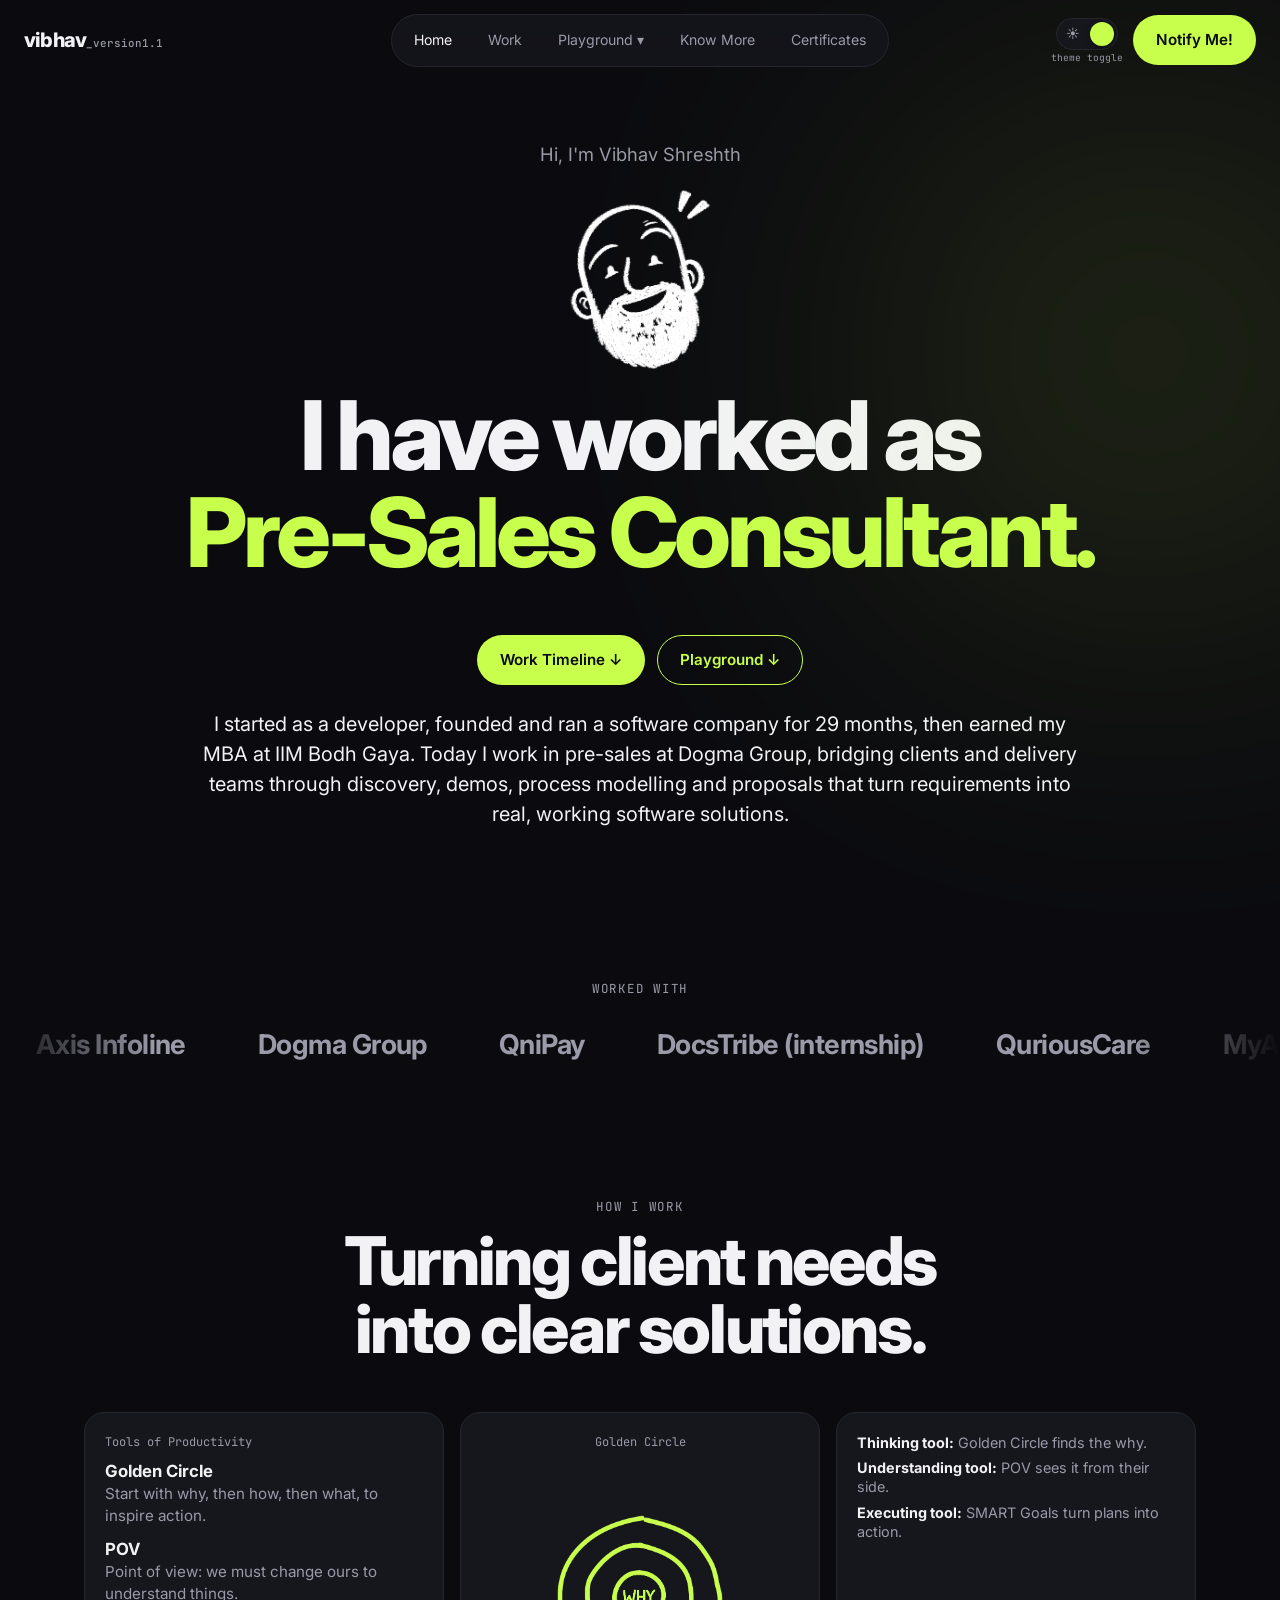
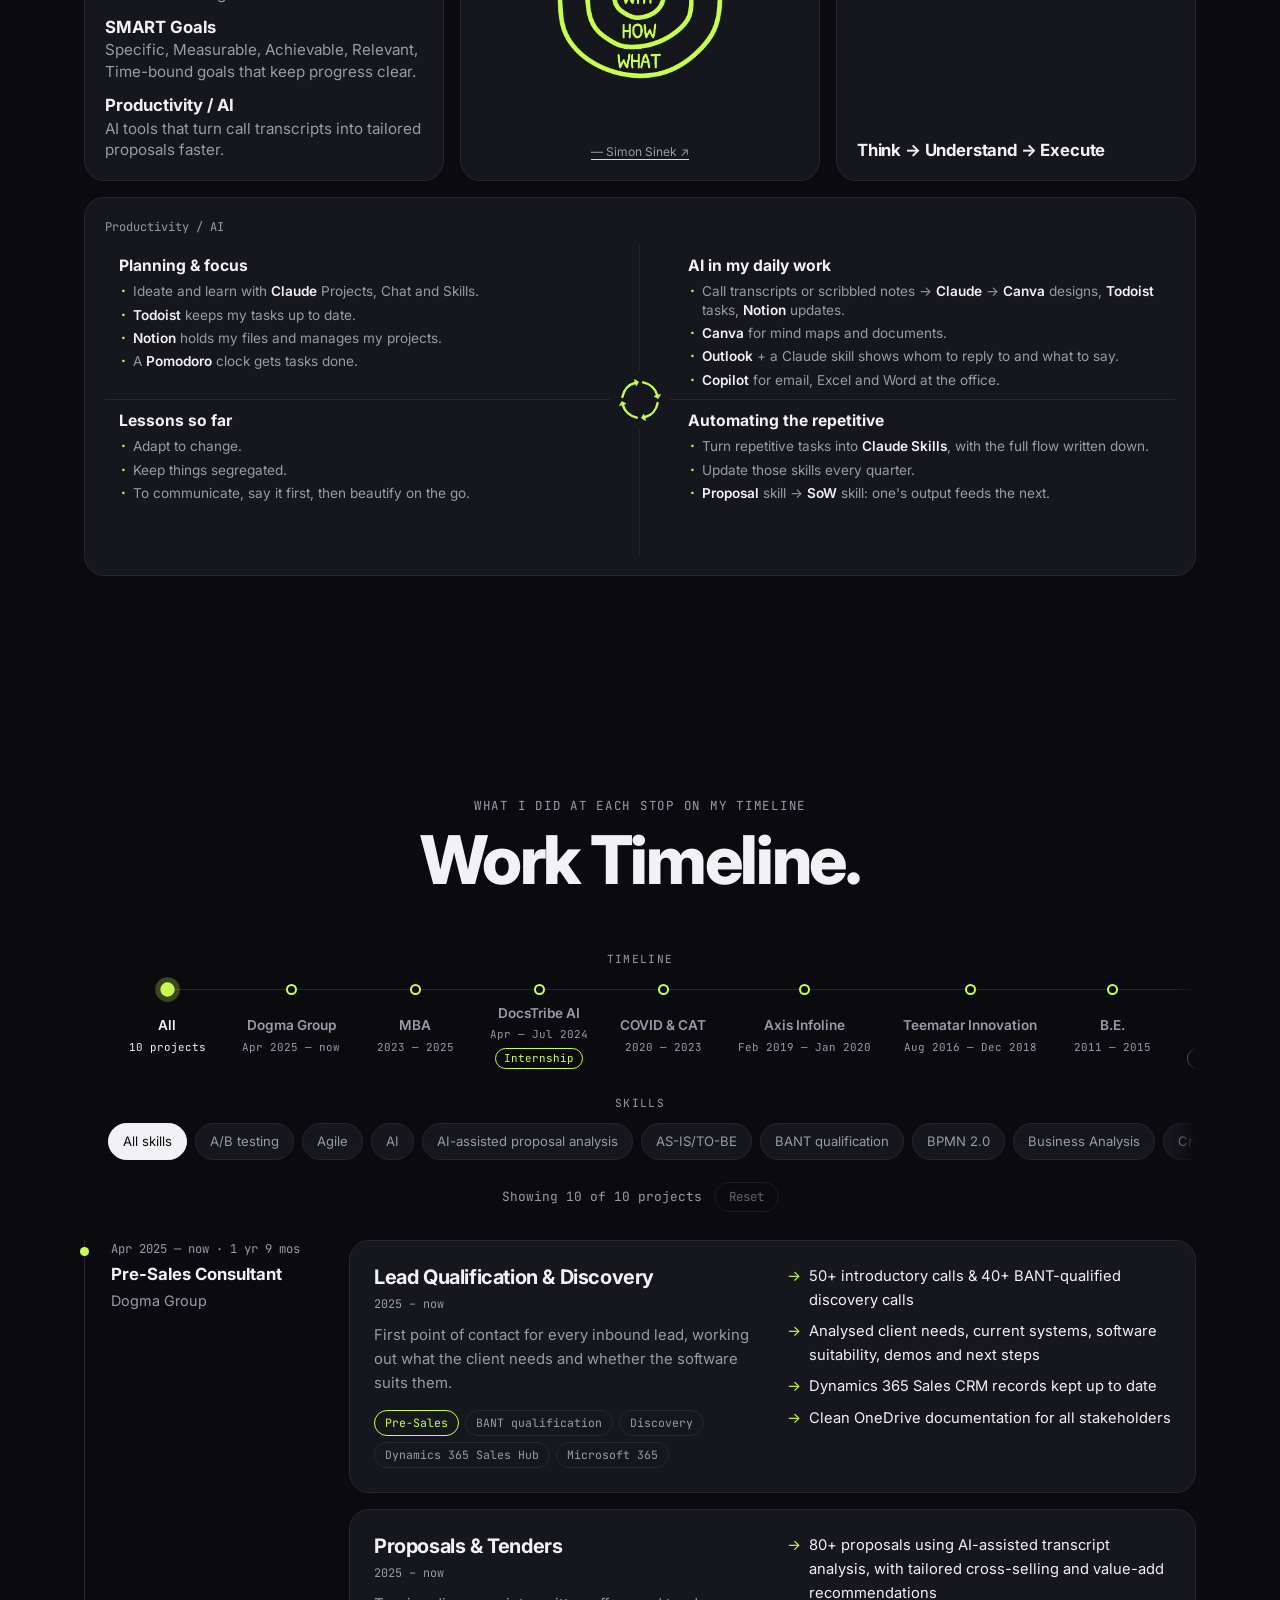
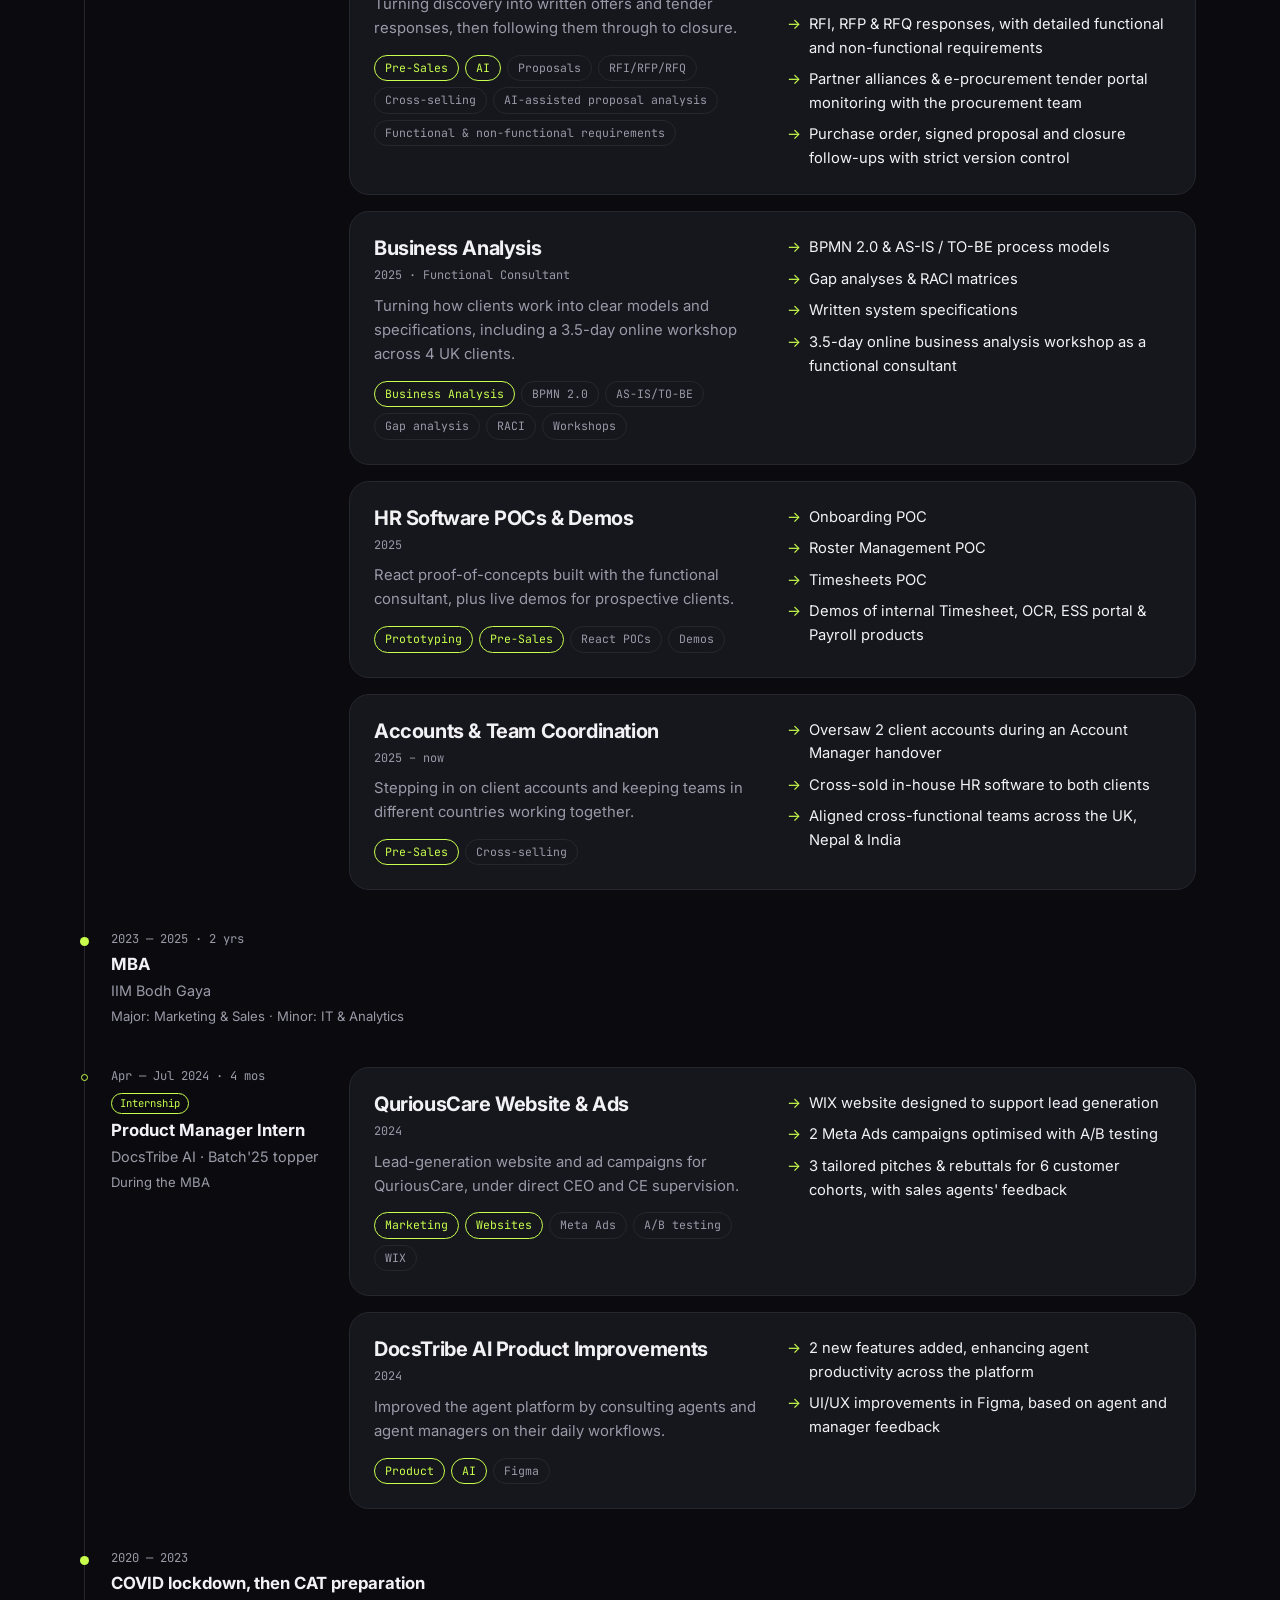
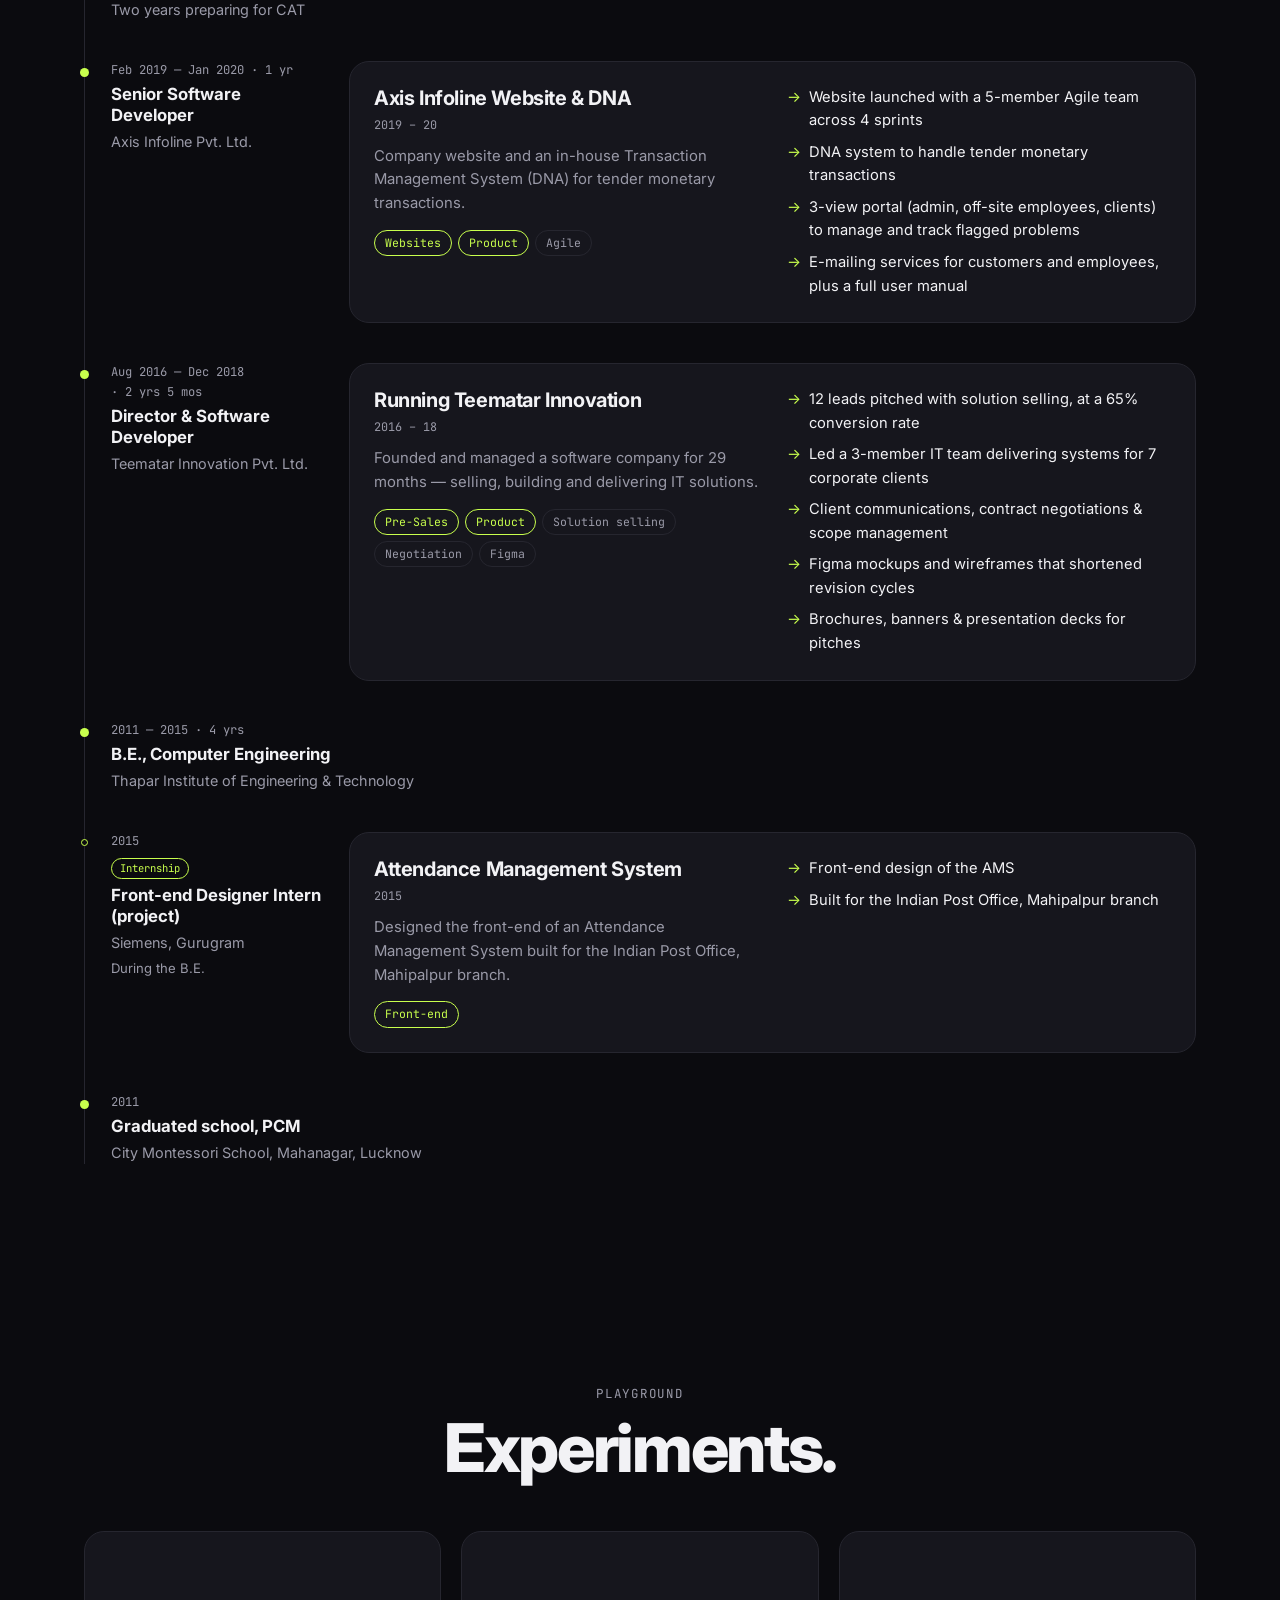
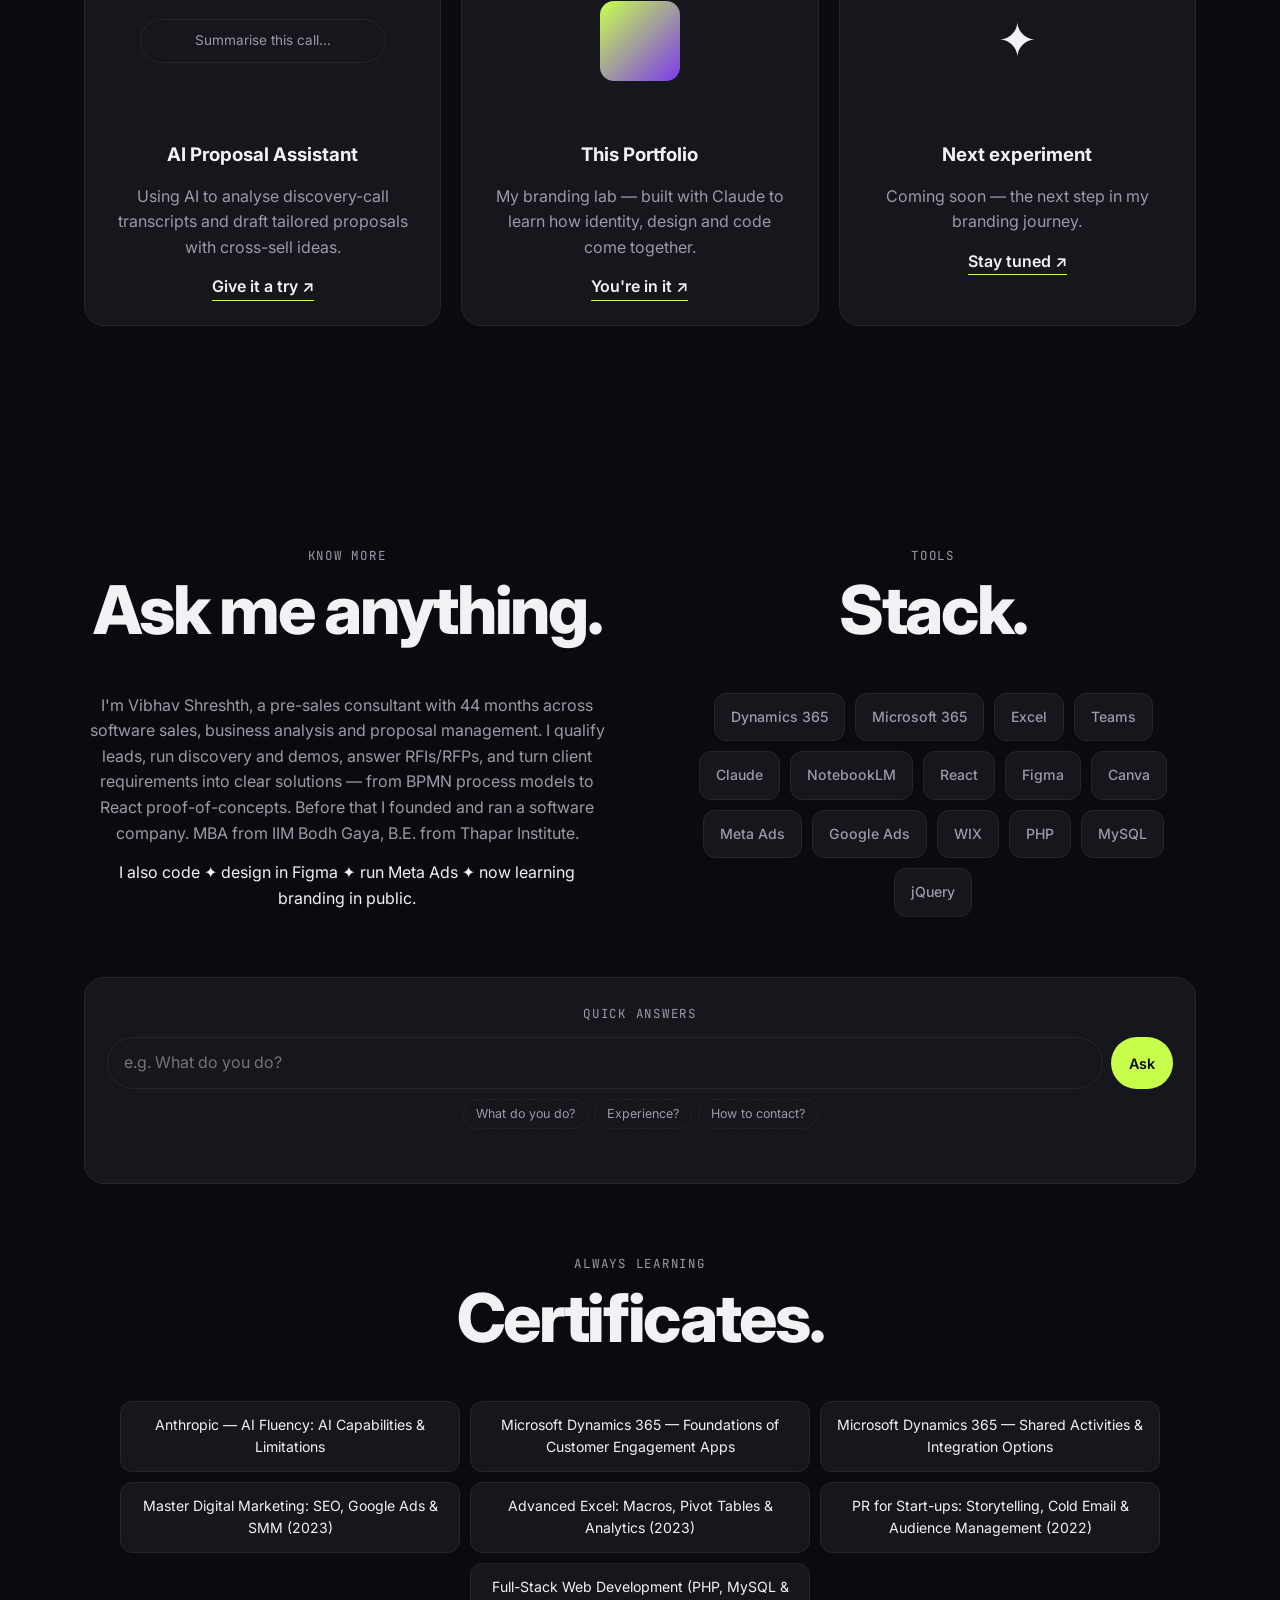
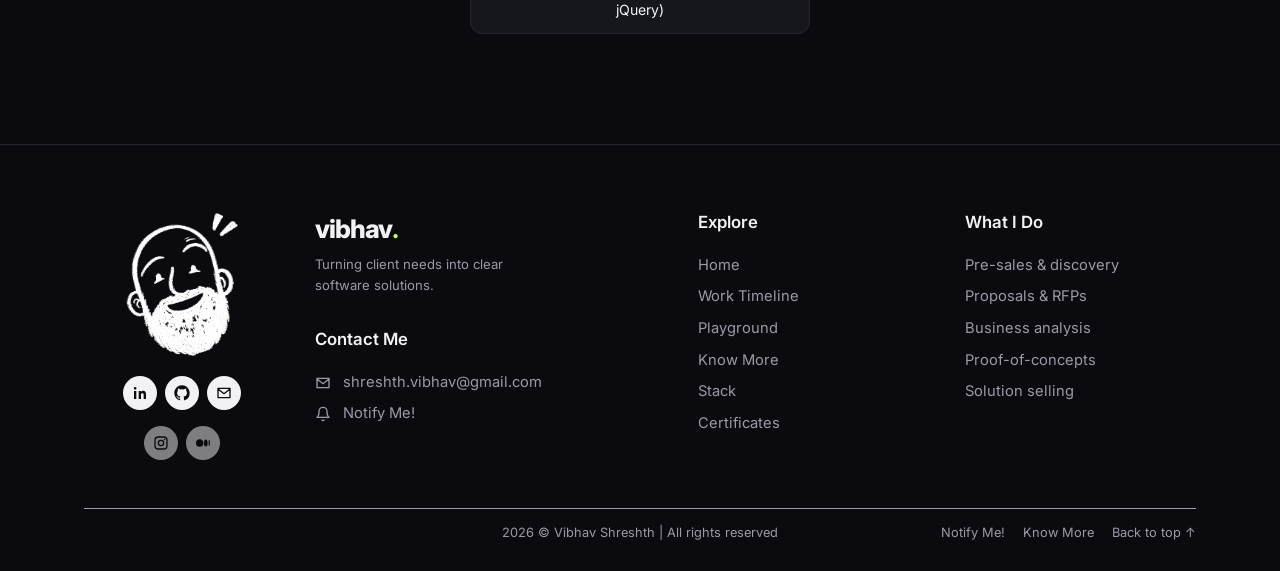
<file: index.html>
<!DOCTYPE html>
<html lang="en" data-theme="light">
<head>
<meta charset="UTF-8">
<meta name="viewport" content="width=device-width, initial-scale=1">
<title>Vibhav Shreshth — Pre-Sales Consultant</title>
<meta name="description" content="Vibhav Shreshth — Pre-sales consultant, business analyst and solution seller. MBA, IIM Bodh Gaya.">
<meta property="og:title" content="Vibhav Shreshth — Pre-Sales Consultant">
<meta name="twitter:card" content="summary_large_image">
<link rel="preconnect" href="https://fonts.googleapis.com">
<link rel="icon" href="assets/img/favicon.svg" type="image/svg+xml">
<link href="https://fonts.googleapis.com/css2?family=Inter:wght@400;500;600;700;800&family=JetBrains+Mono:wght@400;500&family=Orbitron:wght@600;800;900&family=Share+Tech+Mono&display=swap" rel="stylesheet">

<!-- Apply the saved theme before first paint (prevents a flash of the wrong theme) -->
<script>try{if(localStorage.getItem('theme')==='dark')document.documentElement.dataset.theme='dark'}catch(e){}</script>

<!-- Styles: base → components → sections → themes → responsive
     ?v= is a version tag: change it on every link (find and replace "?v=1.4") whenever you publish
     an update, so visitors' browsers fetch the new files instead of old cached copies. -->
<link rel="stylesheet" href="assets/css/base/variables.css?v=1.4">
<link rel="stylesheet" href="assets/css/base/base.css?v=1.4">
<link rel="stylesheet" href="assets/css/components/loader.css?v=1.4">
<link rel="stylesheet" href="assets/css/components/navbar.css?v=1.4">
<link rel="stylesheet" href="assets/css/components/theme-toggle.css?v=1.4">
<link rel="stylesheet" href="assets/css/components/glitch.css?v=1.4">
<link rel="stylesheet" href="assets/css/components/widgets.css?v=1.4">
<link rel="stylesheet" href="assets/css/sections/hero.css?v=1.4">
<link rel="stylesheet" href="assets/css/sections/logos.css?v=1.4">
<link rel="stylesheet" href="assets/css/sections/showcase.css?v=1.4">
<link rel="stylesheet" href="assets/css/sections/work.css?v=1.4">
<link rel="stylesheet" href="assets/css/sections/experiments.css?v=1.4">
<link rel="stylesheet" href="assets/css/sections/about.css?v=1.4">
<link rel="stylesheet" href="assets/css/sections/certificates.css?v=1.4">
<link rel="stylesheet" href="assets/css/sections/quote.css?v=1.4">
<link rel="stylesheet" href="assets/css/sections/footer.css?v=1.4">
<link rel="stylesheet" href="assets/css/themes/cyberpunk.css?v=1.4">
<link rel="stylesheet" href="assets/css/responsive.css?v=1.4">
<!-- Scripts run in order after the page is parsed -->
<script src="assets/js/data.js?v=1.4" defer></script>
<script src="assets/js/loader.js?v=1.4" defer></script>
<script src="assets/js/theme.js?v=1.4" defer></script>
<script src="assets/js/navigation.js?v=1.4" defer></script>
<script src="assets/js/marquee.js?v=1.4" defer></script>
<script src="assets/js/timeline.js?v=1.4" defer></script>
<script src="assets/js/projects.js?v=1.4" defer></script>
<script src="assets/js/stack.js?v=1.4" defer></script>
<script src="assets/js/notify.js?v=1.4" defer></script>
<script src="assets/js/chat.js?v=1.4" defer></script>
<script src="assets/js/main.js?v=1.4" defer></script>
</head>
<body>

<!-- 1. LOADER: counts 000→100 then fades -->
<div id="loader"><span id="loadNum">000</span></div>

<!-- 2. NAVIGATION -->
<header>
  <nav class="nav">
    <a href="#home" class="logo">vibhav<b></b><span class="site-version">_version1.1</span></a>
    <div class="pill" id="pill">
      <a href="#home" class="active">Home</a><a href="#work">Work</a><span class="pg-drop"><a href="#experiments" aria-haspopup="true">Playground ▾</a><span class="pg-menu"><a href="#exp-proposal">AI Proposal Assistant</a><a href="#exp-portfolio">This Portfolio</a><a href="#exp-next">Next experiment</a></span></span><a href="#know-more">Know More</a><a href="#certificates">Certificates</a>
    </div>
    <div class="nav-right">
      <div class="theme-wrap">
        <button class="switch" id="themeBtn" role="switch" aria-checked="true" aria-label="Dark mode"><span class="trk"><span class="ic sun">☀</span><span class="ic moon">☾</span><span class="knob"></span></span></button>
        <span class="theme-label">theme toggle</span>
      </div>
      <button class="btn primary notify-open" type="button">Notify Me!</button>
      <button class="icon-btn" id="menuBtn" aria-label="Menu">☰</button>
    </div>
  </nav>
</header>
<div id="mobileMenu"><a href="#home">Home</a><a href="#work">Work</a><a href="#experiments">Playground</a><a href="#know-more">Know More</a><a href="#certificates">Certificates</a></div>

<!-- 3. HERO -->
<section id="home">
  <div class="glow"></div>
  <div class="wrap">
    <p class="hero-hi reveal">Hi, I'm Vibhav Shreshth</p>
    <div class="hero-avatar reveal">
      <img src="assets/img/avatar.png?v=1.4" width="648" height="814" alt="Illustrated portrait of Vibhav Shreshth">
      <span class="eye l" aria-hidden="true"></span><span class="eye r" aria-hidden="true"></span>
    </div>
    <h1 class="hero-h reveal">I have worked as<br>
      <span class="roles"><ul><li>Pre-Sales Consultant.</li><li>Solution Seller.</li><li>AI Product Manager.</li><li>Website Designer.</li><li>Frontend Developer.</li><li>PHP Developer.</li><li>Pre-Sales Consultant.</li></ul></span>
    </h1>
    <div class="hero-ctas reveal">
      <a href="#work" class="btn primary">Work Timeline ↓</a>
      <a href="#experiments" class="btn outline">Playground ↓</a>
    </div>
    <p class="hero-intro reveal">I started as a developer, founded and ran a software company for 29 months, then earned my MBA at IIM Bodh Gaya. Today I work in pre-sales at Dogma Group, bridging clients and delivery teams through discovery, demos, process modelling and proposals that turn requirements into real, working software solutions. </p>
  </div>
</section>

<!-- 4. LOGO STRIP (social proof) -->
<div class="logos">
  <p class="eyebrow">Worked with</p>
  <div class="marquee"><div class="track" id="track">
    <span>Axis Infoline</span><span>Dogma Group</span><span>QniPay</span><span>DocsTribe (internship)</span><span>QuriousCare</span><span>MyAdvo</span><span>Ubunanny</span><span>Indulge Festival</span>
  </div></div>
</div>

<!-- 5. COMPONENT SHOWCASE -->
<section>
  <div class="wrap">
    <p class="eyebrow reveal">How I work</p>
    <h2 class="title reveal">Turning client needs<br>into clear solutions.</h2>
    <div class="bento reveal">
      <div class="tile t-tall t-left"><span class="lbl">Tools of Productivity</span>
        <ul class="pt">
          <li><b>Golden Circle</b>Start with why, then how, then what, to inspire action.</li>
          <li><b>POV</b>Point of view: we must change ours to understand things.</li>
          <li><b>SMART Goals</b>Specific, Measurable, Achievable, Relevant, Time-bound goals that keep progress clear.</li>
          <li><b>Productivity / AI</b>AI tools that turn call transcripts into tailored proposals faster.</li>
        </ul>
      </div>
      <a class="tile gc-card" href="https://simonsinek.com/golden-circle" target="_blank" rel="noopener"><span class="lbl">Golden Circle</span>
        <div class="gc" role="img" aria-label="Golden Circle diagram: why at the centre, how around it, what on the outside"><i class="o"></i><i class="m"></i><i class="n"></i><i class="w"></i></div>
        <span class="gc-credit">— Simon Sinek ↗</span>
      </a>
      <div class="tile t-left how3">
        <ul>
          <li><b>Thinking tool:</b> Golden Circle finds the why.</li>
          <li><b>Understanding tool:</b> POV sees it from their side.</li>
          <li><b>Executing tool:</b> SMART Goals turn plans into action.</li>
        </ul>
        <blockquote class="imp-quote">Think →  Understand →  Execute</blockquote>
      </div>
      <div class="tile t-wide t-left pa"><span class="lbl">Productivity / AI</span>
        <!-- Quadrants run clockwise -->
        <div class="quad">
          <div class="q q1"><b>Planning &amp; focus</b>
            <ul>
              <li>Ideate and learn with <b>Claude</b> Projects, Chat and Skills.</li>
              <li><b>Todoist</b> keeps my tasks up to date.</li>
              <li><b>Notion</b> holds my files and manages my projects.</li>
              <li>A <b>Pomodoro</b> clock gets tasks done.</li>
            </ul>
          </div>
          <div class="q q2"><b>AI in my daily work</b>
            <ul>
              <li>Call transcripts or scribbled notes → <b>Claude</b> → <b>Canva</b> designs, <b>Todoist</b> tasks, <b>Notion</b> updates.</li>
              <li><b>Canva</b> for mind maps and documents.</li>
              <li><b>Outlook</b> + a Claude skill shows whom to reply to and what to say.</li>
              <li><b>Copilot</b> for email, Excel and Word at the office.</li>
            </ul>
          </div>
          <div class="q q3"><b>Automating the repetitive</b>
            <ul>
              <li>Turn repetitive tasks into <b>Claude Skills</b>, with the full flow written down.</li>
              <li>Update those skills every quarter.</li>
              <li><b>Proposal</b> skill → <b>SoW</b> skill: one's output feeds the next.</li>
            </ul>
          </div>
          <div class="q q4"><b>Lessons so far</b>
            <ul>
              <li>Adapt to change.</li>
              <li>Keep things segregated.</li>
              <li>To communicate, say it first, then beautify on the go.</li>
            </ul>
          </div>
          <div class="q-cycle" aria-hidden="true">
            <svg viewBox="0 0 64 64"><defs><g id="qArrow"><path d="M35.82 10.33A22 22 0 0 1 53.25 26.31" fill="none" stroke="currentColor" stroke-width="3" stroke-linecap="round"/><polygon points="54.29,30.17 57.11,25.27 49.39,27.35" fill="currentColor" stroke="currentColor" stroke-linejoin="round"/></g></defs><use href="#qArrow"/><use href="#qArrow" transform="rotate(90 32 32)"/><use href="#qArrow" transform="rotate(180 32 32)"/><use href="#qArrow" transform="rotate(270 32 32)"/></svg>
          </div>
        </div>
      </div>
    </div>
  </div>
</section>

<!-- 6. WORK -->
<section id="work">
  <div class="wrap">
    <p class="eyebrow reveal">What I did at each stop on my timeline</p>
    <h2 class="title reveal">Work Timeline.</h2>
    <!-- Two sideways-scrolling filter strips, the Timeline (main) and skills.
         The bar sticks under the top menu while the Work Timeline section is on screen. -->
    <div class="work-filters" id="workFilters">
      <p class="f-lbl">Timeline</p>
      <div class="fstrip tl-strip" id="filters" role="group" aria-label="Filter by timeline"></div>
      <p class="f-lbl">Skills</p>
      <div class="fstrip skill-strip" id="skillStrip" role="group" aria-label="Filter by skill"></div>
      <p class="count"><span id="count"></span><button class="f-reset" id="fReset" type="button">Reset</button></p>
    </div>
    <div class="projects" id="projects"></div>
  </div>
</section>

<!-- 7. EXPERIMENTS -->
<section id="experiments">
  <div class="wrap">
    <p class="eyebrow reveal">Playground</p>
    <h2 class="title reveal">Experiments.</h2>
    <div class="exp reveal">
      <div class="card" id="exp-proposal"><div class="vis"><div class="chat-in">Summarise this call…</div></div><h3>AI Proposal Assistant</h3><p style="color:var(--muted)">Using AI to analyse discovery-call transcripts and draft tailored proposals with cross-sell ideas.</p><a class="more" href="#">Give it a try ↗</a></div>
      <div class="card" id="exp-portfolio"><div class="vis"><div class="spin"></div></div><h3>This Portfolio</h3><p style="color:var(--muted)">My branding lab — built with Claude to learn how identity, design and code come together.</p><a class="more" href="#home">You're in it ↗</a></div>
      <div class="card" id="exp-next"><div class="vis" style="font-size:3rem">✦</div><h3>Next experiment</h3><p style="color:var(--muted)">Coming soon — the next step in my branding journey.</p><a class="more" href="#">Stay tuned ↗</a></div>
    </div>
  </div>
</section>

<!-- 8. ABOUT -->
<section id="know-more">
  <div class="wrap about">
    <div class="reveal">
      <p class="eyebrow">Know More</p>
      <h2 class="title">Ask me anything.</h2>
      <p style="color:var(--muted)">I'm Vibhav Shreshth, a pre-sales consultant with 44 months across software sales, business analysis and proposal management. I qualify leads, run discovery and demos, answer RFIs/RFPs, and turn client requirements into clear solutions — from BPMN process models to React proof-of-concepts. Before that I founded and ran a software company. MBA from IIM Bodh Gaya, B.E. from Thapar Institute.</p>
      <p style="margin-top:14px">I also code ✦ design in Figma ✦ run Meta Ads ✦ now learning branding in public.</p>
    </div>
    <!-- Stack sits in the Know More section's second column; the tools come from data.js -->
    <div class="reveal" id="stack">
      <p class="eyebrow">Tools</p>
      <h2 class="title">Stack.</h2>
      <div class="tools" id="tools"></div>
    </div>
    <!-- Quick answers: a full-width row across both columns -->
    <div class="ask reveal">
      <span class="eyebrow">Quick answers</span>
      <form id="askForm"><input id="askIn" placeholder="e.g. What do you do?"><button class="small">Ask</button></form>
      <div class="chips"><button>What do you do?</button><button>Experience?</button><button>How to contact?</button></div>
      <p class="ans" id="askAns"></p>
    </div>
  </div>
  <!-- Certificates: a full-width row under Know More -->
  <div class="wrap reveal certs" id="certificates">
      <p class="eyebrow">Always learning</p>
      <h2 class="title">Certificates.</h2>
      <div>
        <ul>
          <li>Anthropic — AI Fluency: AI Capabilities & Limitations</li>
          <li>Microsoft Dynamics 365 — Foundations of Customer Engagement Apps</li>
          <li>Microsoft Dynamics 365 — Shared Activities & Integration Options</li>
          <li>Master Digital Marketing: SEO, Google Ads & SMM (2023)</li>
          <li>Advanced Excel: Macros, Pivot Tables & Analytics (2023)</li>
          <li>PR for Start-ups: Storytelling, Cold Email & Audience Management (2022)</li>
          <li>Full-Stack Web Development (PHP, MySQL & jQuery)</li>
        </ul>
      </div>
  </div>
</section>


<!-- 10. FOOTER -->
<footer>
  <div class="wrap">
    <div class="foot">
      <!-- foot-main: the avatar and the name/contact block, kept as two columns of their own -->
      <div class="foot-main">
      <!-- Name, tagline and contact details -->
      <div class="foot-brand">
        <a href="#home" class="foot-logo">vibhav<b>.</b></a>
        <p class="foot-tag">Turning client needs into clear software solutions.</p>
        <div class="foot-contact">
          <h4>Contact Me</h4>
          <a href="mailto:shreshth.vibhav@gmail.com"><svg viewBox="0 0 24 24" aria-hidden="true"><path d="M3 5h18v14H3zM3 6l9 7 9-7" fill="none" stroke="currentColor" stroke-width="2" stroke-linejoin="round"/></svg>shreshth.vibhav@gmail.com</a>
          <a href="#" class="notify-open"><svg viewBox="0 0 24 24" aria-hidden="true"><path d="M6 8a6 6 0 0 1 12 0c0 7 3 9 3 9H3s3-2 3-9M10.3 21a1.9 1.9 0 0 0 3.4 0" fill="none" stroke="currentColor" stroke-width="2" stroke-linecap="round" stroke-linejoin="round"/></svg>Notify Me!</a>
        </div>
      </div>
      <!-- Avatar with the social icons under it (shown as foot-main's first column) -->
      <div class="foot-avatar">
        <img src="assets/img/avatar.png?v=1.4" width="648" height="814" alt="Illustrated portrait of Vibhav Shreshth" loading="lazy">
        <div class="socials">
          <a href="https://www.linkedin.com/in/vibhav-shreshth-29a411268/" target="_blank" rel="noopener" aria-label="LinkedIn"><svg viewBox="0 0 24 24"><path fill="currentColor" d="M6.5 9H3v12h3.5zM4.75 3a2 2 0 1 0 0 4 2 2 0 0 0 0-4zM21 21h-3.5v-6c0-1.5-.5-2.5-1.9-2.5-1.1 0-1.7.7-2 1.4-.1.3-.1.6-.1 1V21H10V9h3.4v1.6c.5-.8 1.4-1.9 3.4-1.9 2.5 0 4.2 1.6 4.2 5.1z"/></svg></a>
          <a href="https://github.com/vibhavshreshth" target="_blank" rel="noopener" aria-label="GitHub"><svg viewBox="0 0 24 24"><path fill="currentColor" d="M12 .5C5.65.5.5 5.65.5 12c0 5.08 3.29 9.39 7.86 10.91.58.1.79-.25.79-.56v-2c-3.2.7-3.87-1.37-3.87-1.37-.52-1.33-1.28-1.68-1.28-1.68-1.04-.71.08-.7.08-.7 1.15.08 1.76 1.18 1.76 1.18 1.03 1.76 2.69 1.25 3.35.96.1-.75.4-1.25.73-1.54-2.55-.29-5.24-1.28-5.24-5.68 0-1.25.45-2.28 1.18-3.08-.12-.29-.51-1.46.11-3.04 0 0 .97-.31 3.17 1.18a11 11 0 0 1 5.77 0c2.2-1.49 3.17-1.18 3.17-1.18.62 1.58.23 2.75.11 3.04.74.8 1.18 1.83 1.18 3.08 0 4.41-2.69 5.38-5.25 5.67.41.36.78 1.06.78 2.14v3.17c0 .31.21.67.8.56A11.5 11.5 0 0 0 23.5 12C23.5 5.65 18.35.5 12 .5z"/></svg></a>
          <a href="mailto:shreshth.vibhav@gmail.com" aria-label="Email"><svg viewBox="0 0 24 24"><path d="M3 5h18v14H3zM3 6l9 7 9-7" fill="none" stroke="currentColor" stroke-width="2" stroke-linejoin="round"/></svg></a>
          <span class="soc-break" aria-hidden="true"></span>   <!-- second row starts here -->
          <!-- Instagram and Medium: no links yet. Add href="…" target="_blank" rel="noopener" and remove aria-disabled when ready. -->
          <a aria-disabled="true" aria-label="Instagram (coming soon)" title="Coming soon"><svg viewBox="0 0 24 24"><rect x="3" y="3" width="18" height="18" rx="5" fill="none" stroke="currentColor" stroke-width="2"/><circle cx="12" cy="12" r="4" fill="none" stroke="currentColor" stroke-width="2"/><circle cx="17.3" cy="6.7" r="1.2" fill="currentColor"/></svg></a>
          <a aria-disabled="true" aria-label="Medium (coming soon)" title="Coming soon"><svg viewBox="0 0 24 24"><ellipse cx="7" cy="12" rx="5.5" ry="5.8" fill="currentColor"/><ellipse cx="16.2" cy="12" rx="2.7" ry="5.4" fill="currentColor"/><ellipse cx="21.3" cy="12" rx="1" ry="4.8" fill="currentColor"/></svg></a>
        </div>
      </div>
      </div>
      <nav aria-label="Explore"><h4>Explore</h4><a href="#home">Home</a><a href="#work">Work Timeline</a><a href="#experiments">Playground</a><a href="#know-more">Know More</a><a href="#stack">Stack</a><a href="#certificates">Certificates</a></nav>
      <nav aria-label="What I do"><h4>What I Do</h4><a href="#work-dogma">Pre-sales &amp; discovery</a><a href="#work-dogma">Proposals &amp; RFPs</a><a href="#work-dogma">Business analysis</a><a href="#work-dogma">Proof-of-concepts</a><a href="#work-teematar">Solution selling</a></nav>
    </div>
    <div class="credit">
      <span class="credit-c"><span id="yr"></span> Vibhav Shreshth | All rights reserved</span>
      <span class="credit-links"><a href="#" class="notify-open">Notify Me!</a><a href="#know-more">Know More</a><a href="#home">Back to top ↑</a></span>
    </div>
  </div>
</footer>

<!-- 12. UTILITIES -->
<div id="glitch"></div>
<!-- PHASE 1: cookie / storage notice. Restore this with its script in assets/js/main.js (styles are kept in widgets.css).
<div id="cookie">🍪 This site uses minimal storage to remember your theme.<div><button id="cookieOk">Got it</button></div></div>
-->
<!-- PHASE 1: floating "Ask about Vibhav" chat button. Restore this with its script in assets/js/chat.js.
<div id="chatBox"><b>Ask about Vibhav</b><div id="chatLog" style="margin-top:10px"><p>Hi! Ask about Vibhav's work, experience, skills or how to reach him.</p></div><form id="chatForm"><input id="chatIn" placeholder="Type a question…"><button class="small">Send</button></form></div>
<button id="chatFab">💬 Ask about Vibhav</button>
-->

<!-- Notify Me! form: first name plus an email ID or phone number, emailed to Vibhav through FormSubmit (assets/js/notify.js) -->
<dialog id="notify" aria-labelledby="notifyTitle">
  <button class="notify-x" type="button" aria-label="Close">✕</button>
  <form id="notifyForm" novalidate>
    <h3 id="notifyTitle">Notify Me!</h3>
    <p>Leave your name and a way to reach you, and Vibhav will get back to you.</p>
    <label for="notifyName">First name</label>
    <input id="notifyName" name="first_name" autocomplete="given-name" placeholder="Your first name" maxlength="40" required>
    <p class="notify-err" id="nameErr" aria-live="polite"></p>
    <label for="notifyIn">Reach me by</label>
    <div class="notify-contact">
      <select id="notifyType" name="contact_method" aria-label="Contact method">
        <option value="email">Email ID</option>
        <option value="phone">Phone number</option>
      </select>
      <input id="notifyIn" name="contact" type="email" inputmode="email" autocomplete="email" placeholder="you@example.com" maxlength="80" required>
    </div>
    <p class="notify-err" id="notifyErr" aria-live="polite"></p>
    <!-- Spam trap: people never see or fill this; bots often do -->
    <input type="text" name="_honey" class="notify-trap" tabindex="-1" autocomplete="off" aria-hidden="true">
    <button class="btn primary" type="submit" id="notifySend">Notify Me!</button>
    <p class="notify-err notify-fail" id="sendErr" aria-live="polite"></p>
  </form>
  <div class="notify-done" id="notifyDone" hidden>
    <h3 id="doneTitle">Thank you for contacting!</h3>
    <p>Vibhav will reach out to you soon.</p>
  </div>
</dialog>

<!-- Timeline data, newest first. Not shown itself: assets/js/projects.js builds the Work Timeline section from it.
     data-work: the entry's id (its projects in data.js use the same "stop")
     data-short: name on the filter strip (default: the organisation)
     data-during: shown as happening during another entry, e.g. an internship during the MBA
     data-since: start month of an ongoing role; its duration is worked out live -->
<ul id="tlData" hidden>
  <li data-work="dogma"><span class="yr" data-since="2025-04">Apr 2025 — now</span><b>Pre-Sales Consultant</b>Dogma Group</li>
  <li data-work="mba" data-short="MBA"><span class="yr">2023 — 2025 <span class="dur">· 2 yrs</span></span><b>MBA</b>IIM Bodh Gaya<br>Major: Marketing &amp; Sales · Minor: IT &amp; Analytics</li>
  <li data-work="docstribe" data-during="MBA"><span class="yr">Apr — Jul 2024&#32;<span class="dur">· 4 mos</span></span><span class="intern">Internship</span><b>Product Manager Intern</b>DocsTribe AI · Batch'25 topper</li>
  <li data-work="cat" data-short="COVID &amp; CAT"><span class="yr">2020 — 2023</span><b>COVID lockdown, then CAT preparation</b>Two years preparing for CAT</li>
  <li data-work="axis"><span class="yr">Feb 2019 — Jan 2020&#32;<span class="dur">· 1 yr</span></span><b>Senior Software Developer</b>Axis Infoline Pvt. Ltd.</li>
  <li data-work="teematar"><span class="yr">Aug 2016 — Dec 2018&#32;<span class="dur">· 2 yrs 5 mos</span></span><b>Director & Software Developer</b>Teematar Innovation Pvt. Ltd.</li>
  <li data-work="be" data-short="B.E."><span class="yr">2011 — 2015 <span class="dur">· 4 yrs</span></span><b>B.E., Computer Engineering</b>Thapar Institute of Engineering &amp; Technology</li>
  <li data-work="siemens" data-during="B.E."><span class="yr">2015</span><span class="intern">Internship</span><b>Front-end Designer Intern (project)</b>Siemens, Gurugram</li>
  <li data-work="school" data-short="School"><span class="yr">2011</span><b>Graduated school, PCM</b>City Montessori School, Mahanagar, Lucknow</li>
</ul>

</body>
</html>
</file>
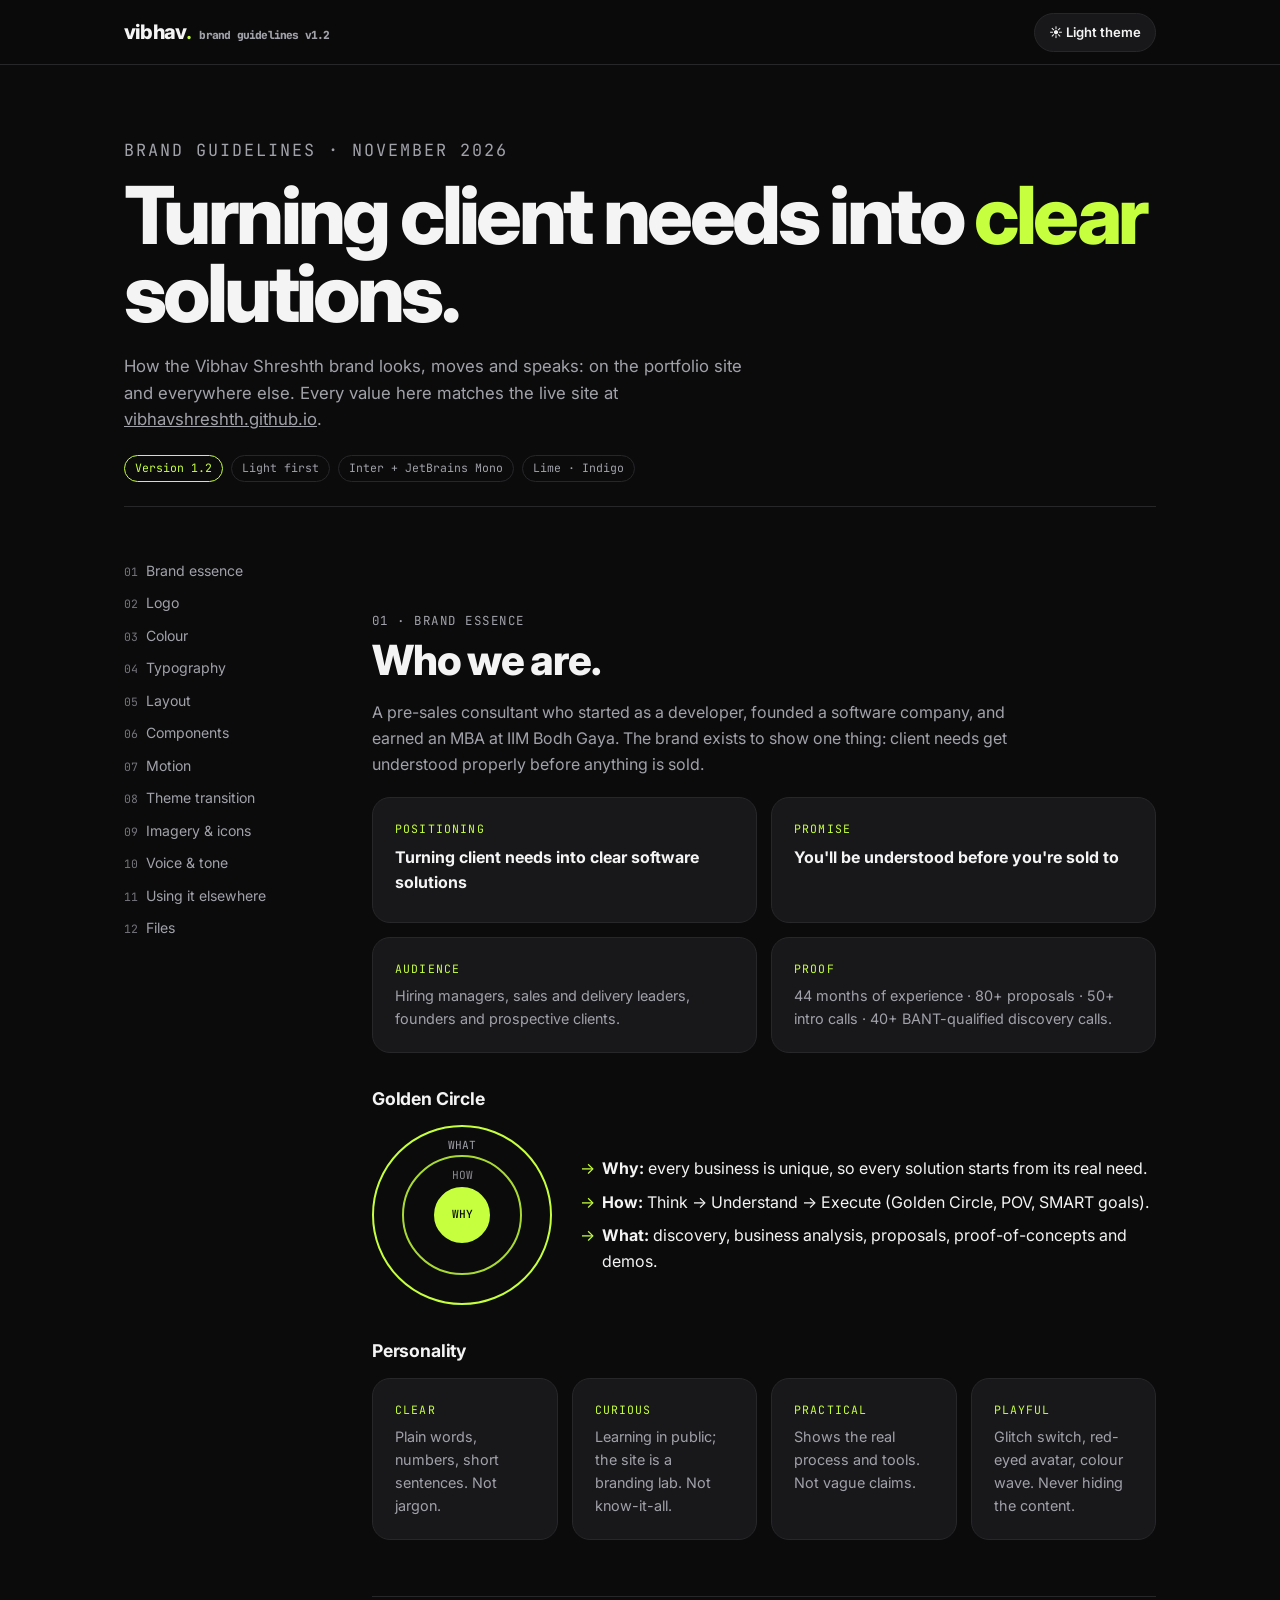
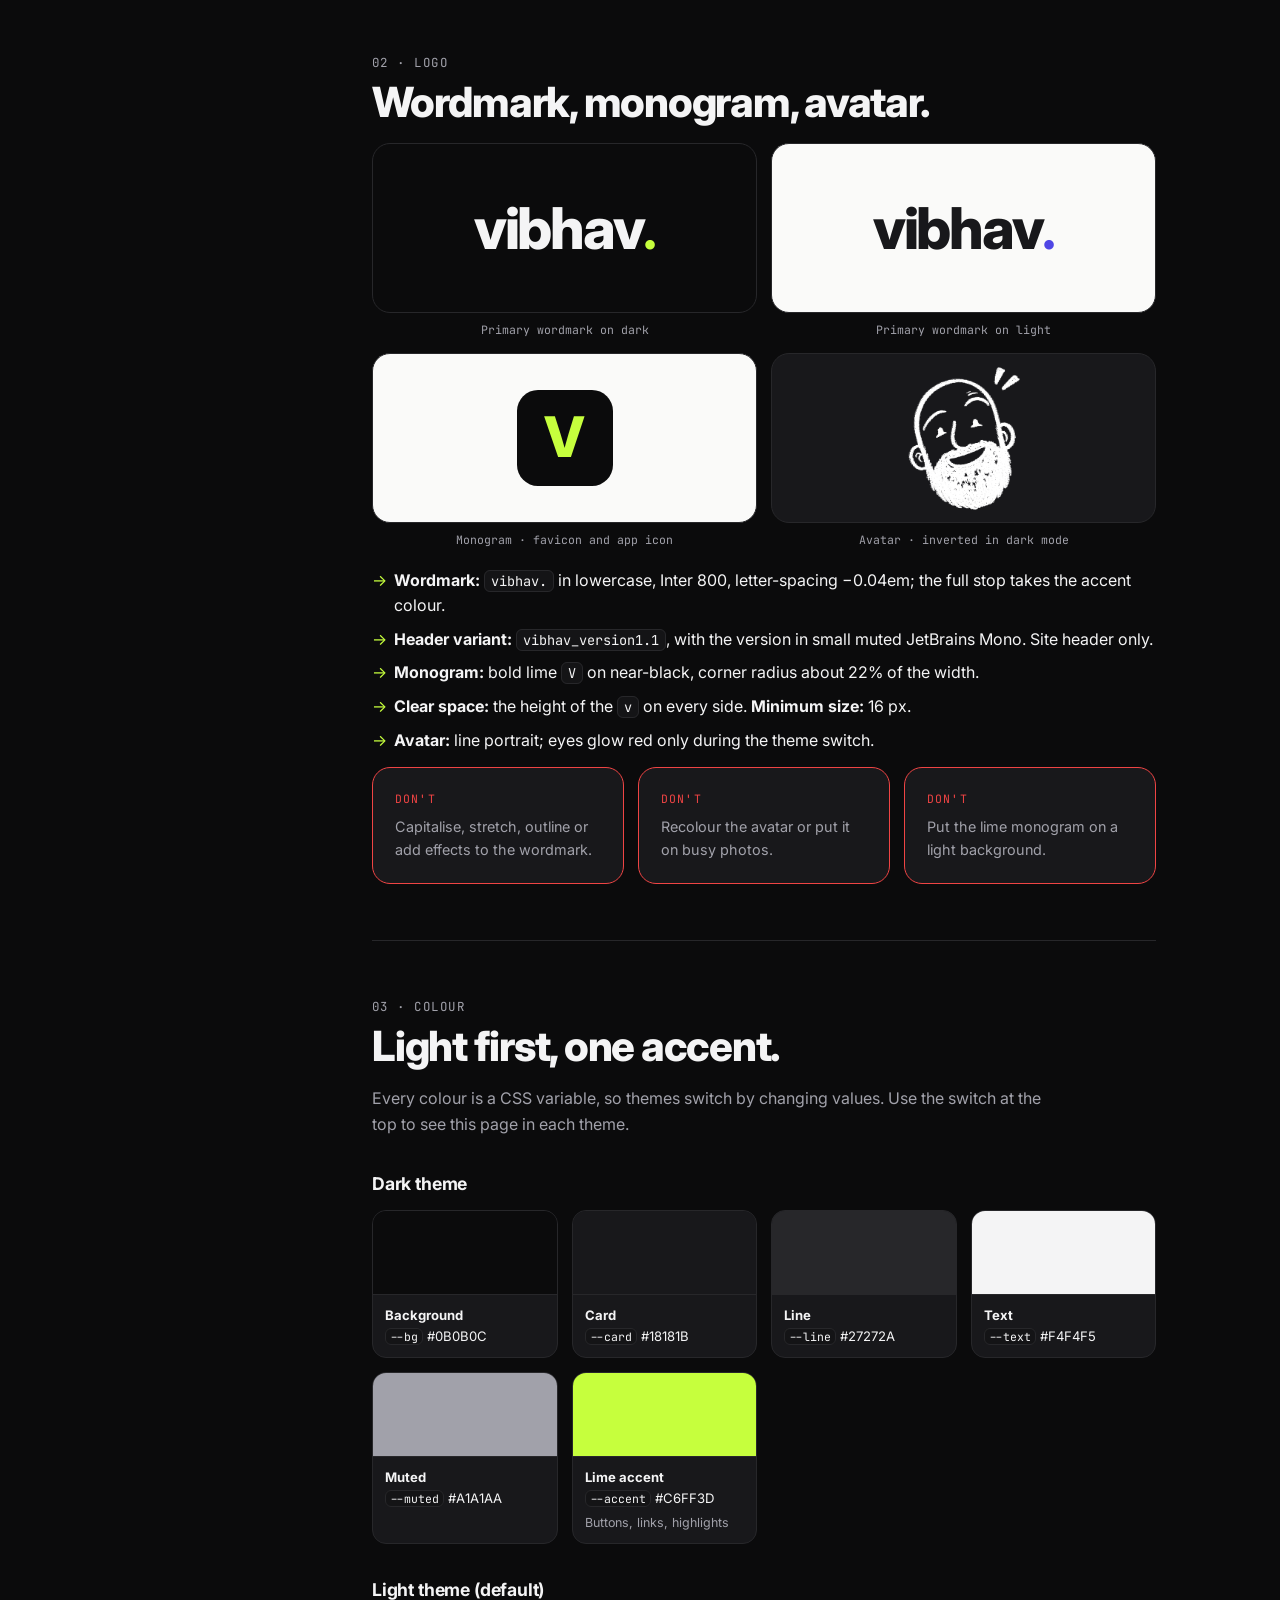
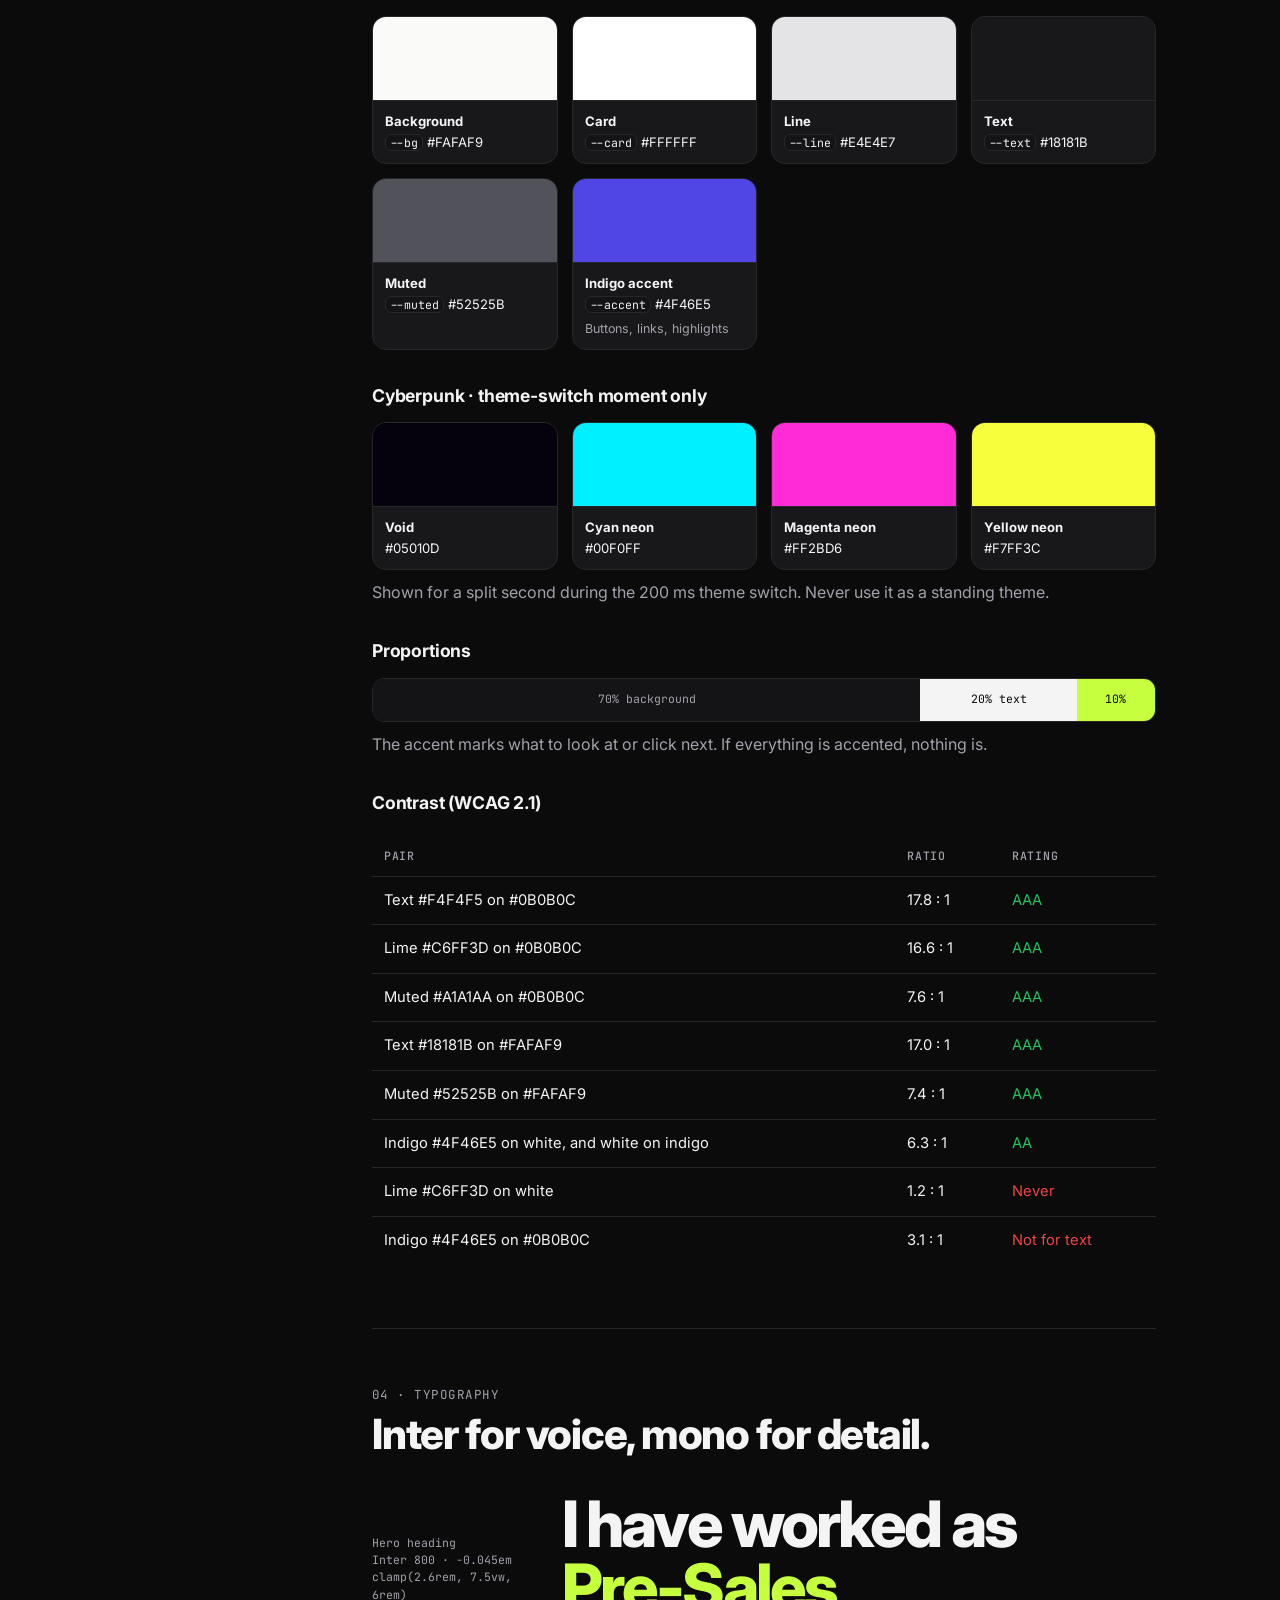
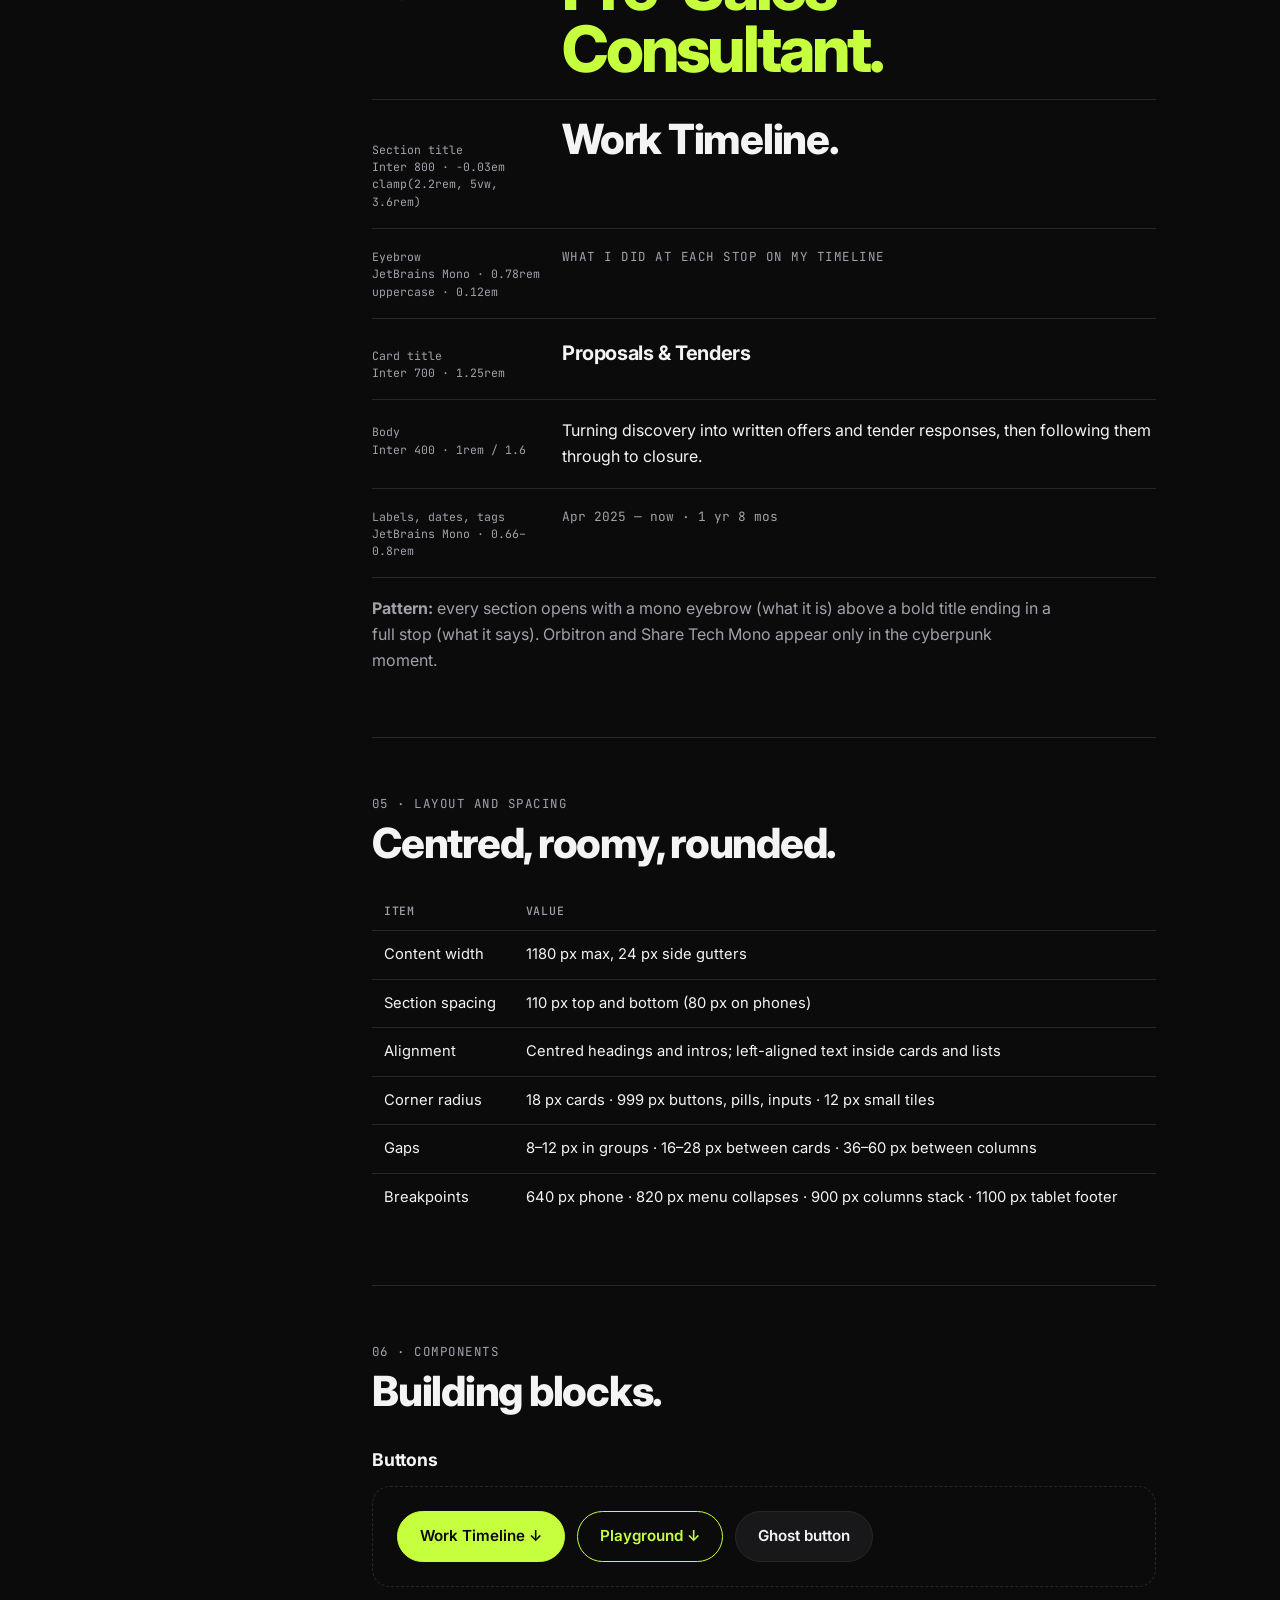
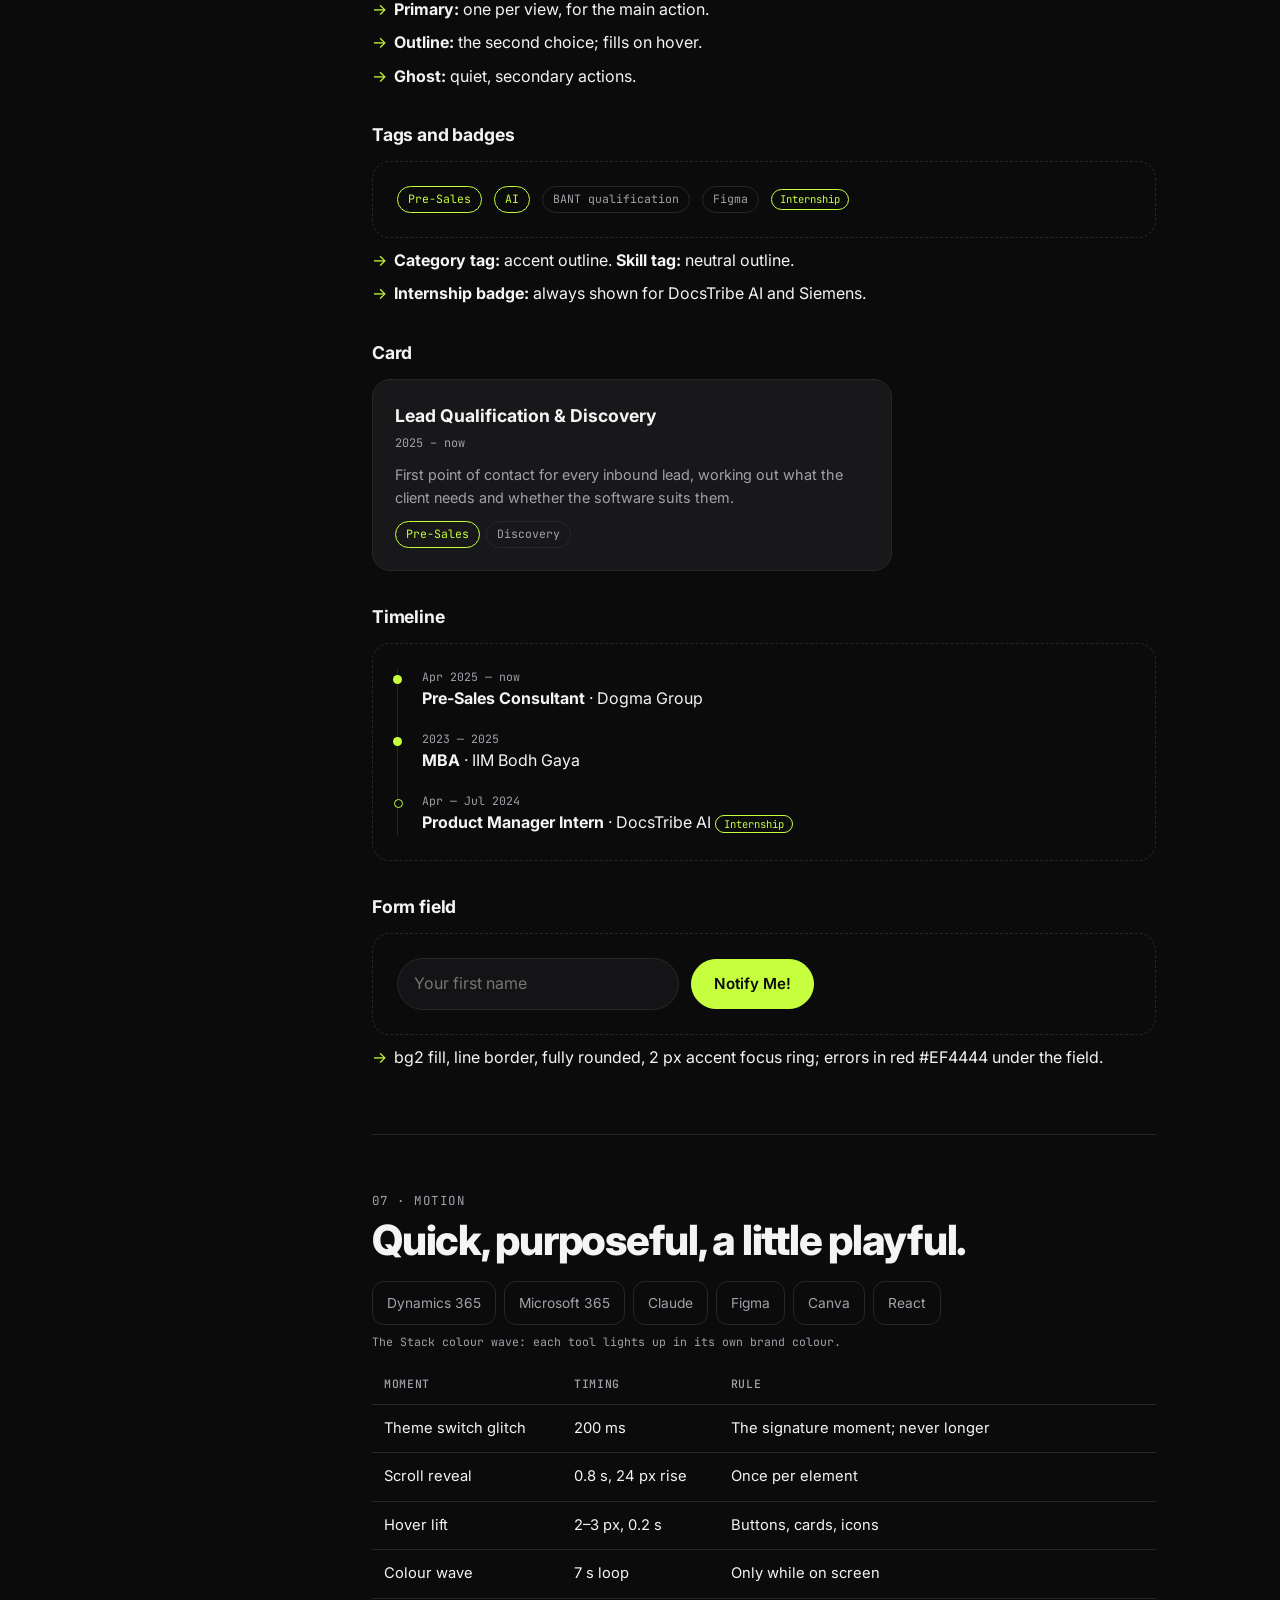
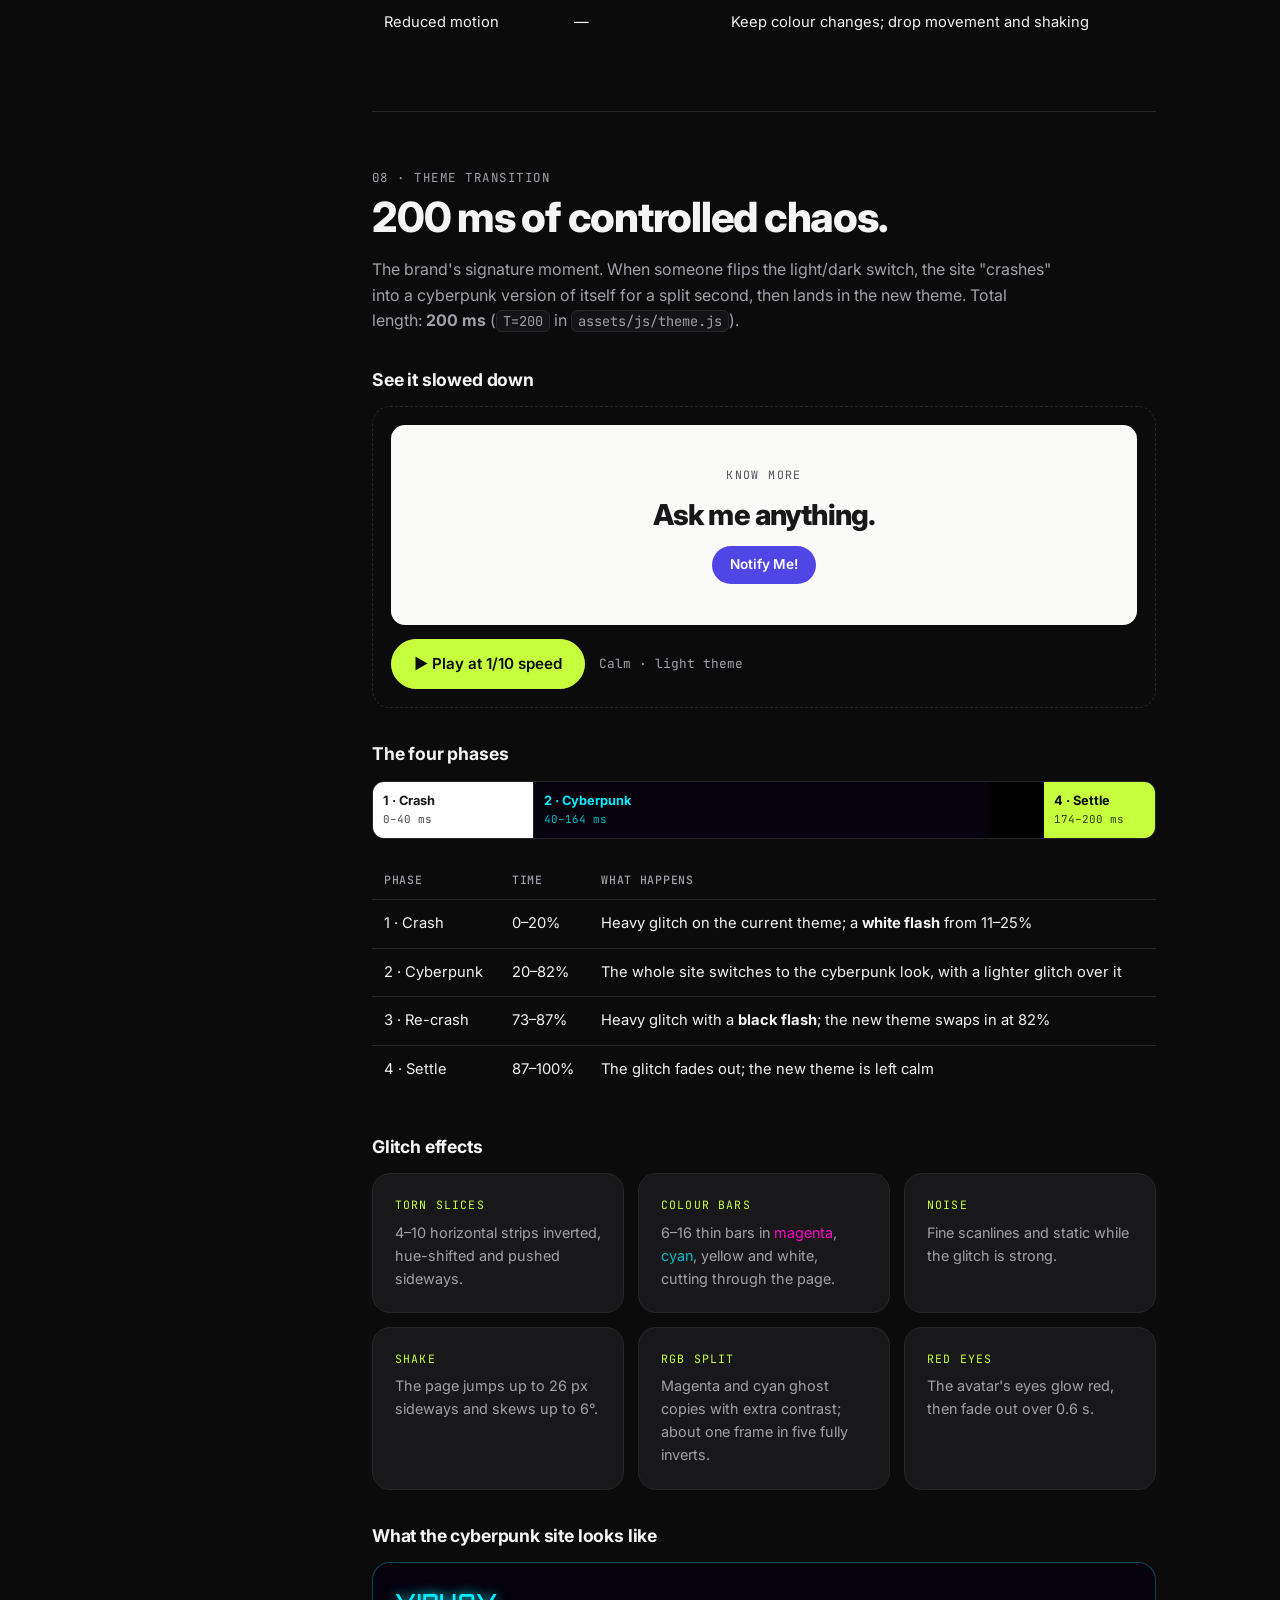
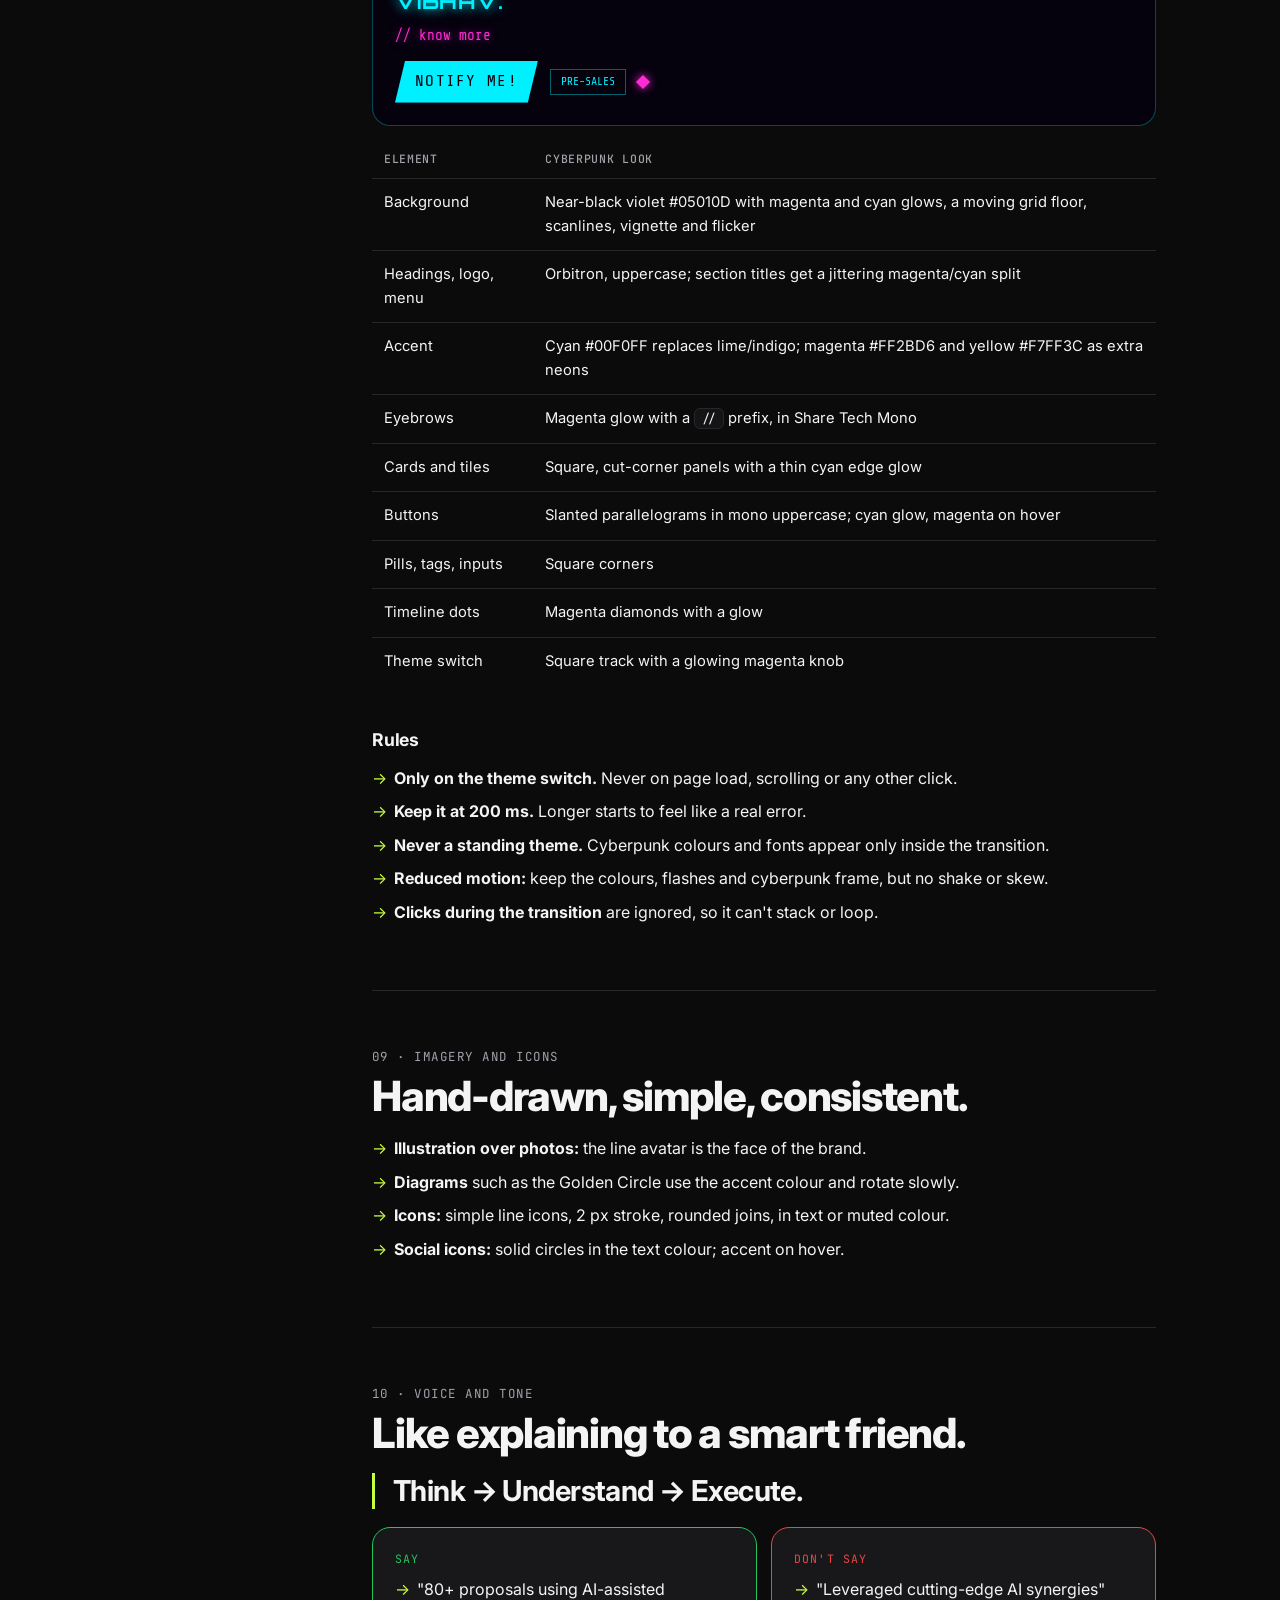
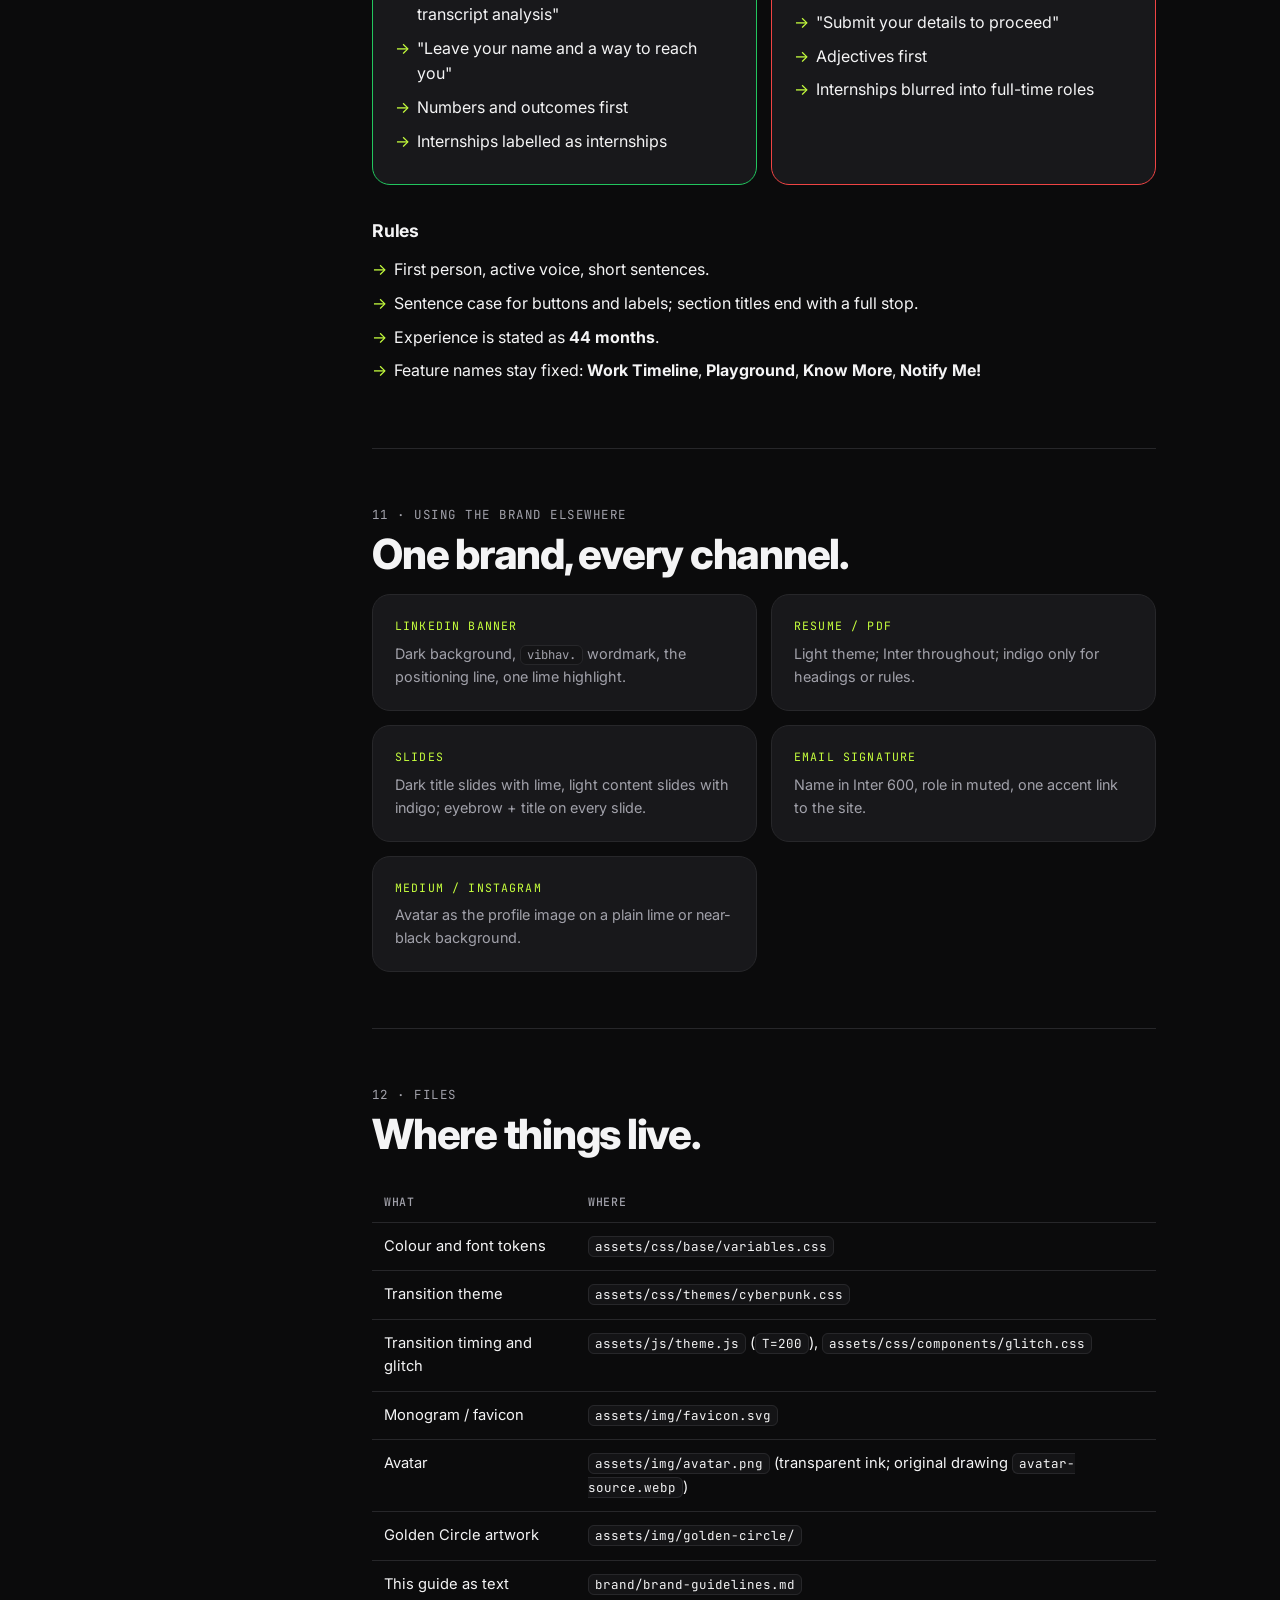
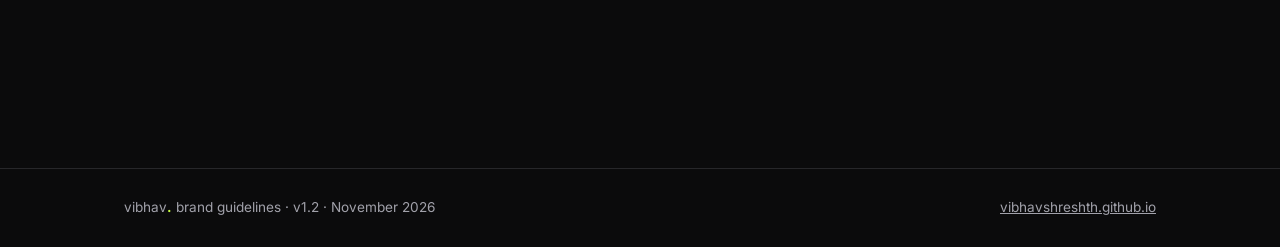
<file: brand/brand-guidelines.html>
<!DOCTYPE html>
<html lang="en" data-theme="dark">
<head>
<meta charset="UTF-8">
<meta name="viewport" content="width=device-width, initial-scale=1">
<title>Brand Guidelines · Vibhav Shreshth</title>
<meta name="description" content="Brand guidelines for Vibhav Shreshth: essence, logo, colour, typography, layout, components, motion and voice.">
<link rel="icon" href="../assets/img/favicon.svg" type="image/svg+xml">
<link rel="preconnect" href="https://fonts.googleapis.com">
<link href="https://fonts.googleapis.com/css2?family=Inter:wght@400;500;600;700;800&family=JetBrains+Mono:wght@400;500&family=Orbitron:wght@800&family=Share+Tech+Mono&display=swap" rel="stylesheet">
<script>try{if(localStorage.getItem('bg-theme')==='light')document.documentElement.dataset.theme='light'}catch(e){}</script>
<style>
/* Same tokens as assets/css/base/variables.css */
:root{
  --bg:#0b0b0c;--bg2:#141416;--card:#18181b;--line:#27272a;
  --text:#f4f4f5;--muted:#a1a1aa;--accent:#c6ff3d;--accent-ink:#0b0b0c;
  --font:'Inter',system-ui,sans-serif;--mono:'JetBrains Mono',monospace;--max:1080px;
}
[data-theme="light"]{
  --bg:#fafaf9;--bg2:#f1f1ef;--card:#ffffff;--line:#e4e4e7;
  --text:#18181b;--muted:#52525b;--accent:#4f46e5;--accent-ink:#ffffff;
}
*{box-sizing:border-box;margin:0;padding:0}
html{scroll-behavior:smooth}
body{font-family:var(--font);background:var(--bg);color:var(--text);line-height:1.6;transition:background .3s,color .3s}
a{color:inherit}
.wrap{max-width:var(--max);margin:0 auto;padding:0 24px}

/* Header */
header{position:sticky;top:0;z-index:10;background:color-mix(in srgb,var(--bg) 85%,transparent);backdrop-filter:blur(12px);border-bottom:1px solid var(--line)}
.bar{display:flex;align-items:center;justify-content:space-between;gap:16px;height:64px}
.wm{font-weight:800;font-size:1.25rem;letter-spacing:-.04em;text-decoration:none}
.wm b{color:var(--accent)}
.bar small{font-family:var(--mono);font-size:.7rem;color:var(--muted);margin-left:8px}
.toggle{font:inherit;font-size:.82rem;font-weight:600;cursor:pointer;background:var(--card);color:var(--text);border:1px solid var(--line);border-radius:999px;padding:8px 14px}
.toggle:hover{border-color:var(--accent)}

/* Layout */
.layout{display:grid;grid-template-columns:200px minmax(0,1fr);gap:48px;padding:48px 0 96px}
nav.toc{position:sticky;top:96px;align-self:start;font-size:.88rem}
nav.toc a{display:block;padding:5px 0;color:var(--muted);text-decoration:none}
nav.toc a:hover{color:var(--accent)}
nav.toc span{font-family:var(--mono);font-size:.72rem;margin-right:8px;opacity:.7}
@media(max-width:860px){.layout{grid-template-columns:minmax(0,1fr)}nav.toc{display:none}}

.cover{padding:72px 0 24px;border-bottom:1px solid var(--line)}
.eyebrow{font-family:var(--mono);font-size:.78rem;letter-spacing:.12em;text-transform:uppercase;color:var(--muted)}
.cover h1{font-size:clamp(2.6rem,7vw,5rem);font-weight:800;letter-spacing:-.045em;line-height:.98;margin:12px 0 20px}
.cover h1 em{font-style:normal;color:var(--accent)}
.cover p{max-width:640px;color:var(--muted);font-size:1.05rem}
.meta{display:flex;flex-wrap:wrap;gap:8px;margin-top:22px}

section{padding:56px 0;border-bottom:1px solid var(--line);scroll-margin-top:72px}
section:last-child{border-bottom:0}
h2{font-size:clamp(1.8rem,4vw,2.6rem);font-weight:800;letter-spacing:-.03em;line-height:1.05;margin:8px 0 18px}
h3{font-size:1.1rem;font-weight:700;letter-spacing:-.01em;margin:32px 0 12px}
p.lead{color:var(--muted);max-width:680px;margin-bottom:8px}
ul.list{list-style:none;display:grid;gap:8px;margin:8px 0}
ul.list li{position:relative;padding-left:22px}
ul.list li:before{content:"→";position:absolute;left:0;color:var(--accent)}
code{font-family:var(--mono);font-size:.85em;background:var(--bg2);border:1px solid var(--line);border-radius:6px;padding:1px 6px}

/* Tables */
.tbl{width:100%;border-collapse:collapse;font-size:.92rem;margin:8px 0}
.tbl th{font-family:var(--mono);font-size:.72rem;letter-spacing:.06em;text-transform:uppercase;color:var(--muted);text-align:left;font-weight:500;padding:10px 12px;border-bottom:1px solid var(--line)}
.tbl td{padding:12px;border-bottom:1px solid var(--line);vertical-align:top}
.tbl tr:last-child td{border-bottom:0}
.scroll{overflow-x:auto}

/* Cards and grids */
.grid{display:grid;gap:14px}
.g2{grid-template-columns:repeat(auto-fit,minmax(260px,1fr))}
.g3{grid-template-columns:repeat(auto-fit,minmax(200px,1fr))}
.g4{grid-template-columns:repeat(auto-fit,minmax(150px,1fr))}
.card{background:var(--card);border:1px solid var(--line);border-radius:18px;padding:22px}
.card b{display:block;margin-bottom:4px}
.card p{color:var(--muted);font-size:.9rem}
.card .k{font-family:var(--mono);font-size:.72rem;letter-spacing:.1em;text-transform:uppercase;color:var(--accent);margin-bottom:6px;display:block}

/* Golden circle */
.circle{display:grid;grid-template-columns:auto 1fr;gap:28px;align-items:center}
.rings{position:relative;width:180px;height:180px}
.rings i{position:absolute;inset:0;border-radius:50%;border:2px solid var(--accent);display:grid;place-items:start center;padding-top:10px;font-style:normal;font-family:var(--mono);font-size:.7rem;color:var(--muted)}
.rings i:nth-child(2){inset:30px;opacity:.85}
.rings i:nth-child(3){inset:62px;background:var(--accent);color:var(--accent-ink);place-items:center;padding:0;font-weight:500}
@media(max-width:560px){.circle{grid-template-columns:1fr;justify-items:center}}

/* Logo */
.logo-stage{display:grid;place-items:center;min-height:170px;border-radius:18px;border:1px solid var(--line)}
.on-dark{background:#0b0b0c;color:#f4f4f5}.on-dark b{color:#c6ff3d}
.on-light{background:#fafaf9;color:#18181b}.on-light b{color:#4f46e5}
.big-wm{font-weight:800;font-size:clamp(2.4rem,7vw,3.6rem);letter-spacing:-.04em}
.mono-mark{width:96px;height:96px;border-radius:21px;background:#0b0b0c;display:grid;place-items:center;font-weight:800;font-size:56px;color:#c6ff3d}
.avatar{width:120px;height:auto}
[data-theme="dark"] .avatar.auto{filter:invert(1)}
.on-dark .avatar{filter:invert(1)}
.cap{font-family:var(--mono);font-size:.72rem;color:var(--muted);margin-top:8px;text-align:center}
.dont{border-color:#ef4444}
.dont .k{color:#ef4444}

/* Colour swatches */
.swatch{border:1px solid var(--line);border-radius:14px;overflow:hidden;background:var(--card)}
.swatch .chip{height:84px;border-bottom:1px solid var(--line)}
.swatch div:last-child{padding:10px 12px;font-size:.82rem}
.swatch b{display:block}
.swatch code{font-size:.72rem;padding:0 4px}
.swatch span{display:block;color:var(--muted);font-size:.78rem;margin-top:4px}
.ratio{display:flex;height:44px;border-radius:12px;overflow:hidden;border:1px solid var(--line);margin:10px 0}
.ratio div{display:grid;place-items:center;font-family:var(--mono);font-size:.72rem}
.ok{color:#22c55e}.no{color:#ef4444}

/* Type specimens */
.spec{display:grid;grid-template-columns:170px minmax(0,1fr);gap:20px;align-items:baseline;padding:18px 0;border-bottom:1px solid var(--line)}
.spec:last-child{border-bottom:0}
.spec .lbl{font-family:var(--mono);font-size:.72rem;color:var(--muted);line-height:1.5}
@media(max-width:620px){.spec{grid-template-columns:1fr;gap:6px}}

/* Components */
.demo{display:flex;flex-wrap:wrap;align-items:center;gap:12px;padding:24px;border:1px dashed var(--line);border-radius:18px;margin:10px 0}
.btn{display:inline-flex;align-items:center;gap:8px;padding:12px 22px;border-radius:999px;font:inherit;font-weight:600;font-size:.95rem;border:1px solid var(--line);background:var(--card);color:var(--text);cursor:pointer;transition:transform .2s,background .2s,color .2s}
.btn:hover{transform:translateY(-2px)}
.btn.primary{background:var(--accent);color:var(--accent-ink);border-color:var(--accent)}
.btn.outline{background:none;color:var(--accent);border:1.5px solid var(--accent)}
.btn.outline:hover{background:var(--accent);color:var(--accent-ink)}
.tag{font-family:var(--mono);font-size:.72rem;border:1px solid var(--line);color:var(--muted);border-radius:999px;padding:3px 10px}
.tag.cat{border-color:var(--accent);color:var(--accent)}
.badge{font-family:var(--mono);font-size:.66rem;border:1px solid var(--accent);color:var(--accent);border-radius:999px;padding:1px 8px}
.field{background:var(--bg2);border:1px solid var(--line);color:var(--text);border-radius:999px;padding:12px 16px;font:inherit;min-width:220px}
.field:focus{outline:2px solid var(--accent);outline-offset:1px}
.tl{border-left:1px solid var(--line);padding-left:24px;display:grid;gap:18px}
.tl div{position:relative}
.tl div:before{content:"";position:absolute;left:-29px;top:7px;width:9px;height:9px;border-radius:50%;background:var(--accent)}
.tl div.sub:before{left:-28px;width:7px;height:7px;background:var(--bg);border:1px solid var(--accent)}
.tl small{display:block;font-family:var(--mono);font-size:.72rem;color:var(--muted)}

/* Motion demo */
.wave{display:flex;flex-wrap:wrap;gap:8px}
.wave span{border:1px solid var(--line);border-radius:12px;padding:10px 14px;font-size:.86rem;color:var(--muted);animation:wave 4s linear infinite;animation-delay:calc(var(--i)*.3s)}
@keyframes wave{0%,20%,100%{color:var(--muted);border-color:var(--line);transform:none}10%{color:var(--c);border-color:var(--c);transform:translateY(-4px)}}
@media(prefers-reduced-motion:reduce){.wave span{animation-name:wavecalm}@keyframes wavecalm{0%,20%,100%{color:var(--muted);border-color:var(--line)}10%{color:var(--c);border-color:var(--c)}}}
.cyber{background:#05010d;border-radius:18px;padding:22px;color:#e9f6ff;border:1px solid rgba(0,240,255,.3)}
.cyber b{font-family:'Orbitron',sans-serif;font-size:1.3rem;color:#00f0ff;text-shadow:0 0 12px #00f0ff;letter-spacing:.04em}
.cyber p{font-family:'Share Tech Mono',monospace;color:#8c9ccc;margin-top:6px;font-size:.9rem}

.cy-row{display:flex;align-items:center;gap:12px;margin-top:14px}
.cy-btn{font-family:'Share Tech Mono',monospace;text-transform:uppercase;letter-spacing:.08em;background:#00f0ff;color:#05010d;padding:8px 20px;clip-path:polygon(10px 0,100% 0,calc(100% - 10px) 100%,0 100%);box-shadow:0 0 18px rgba(0,240,255,.6)}
.cy-tag{font-family:'Share Tech Mono',monospace;font-size:.72rem;border:1px solid rgba(0,240,255,.4);color:#00f0ff;padding:3px 10px}
.cy-dot{width:10px;height:10px;background:#ff2bd6;transform:rotate(45deg);box-shadow:0 0 10px #ff2bd6}
.cyber p{color:#ff2bd6;text-shadow:0 0 8px rgba(255,43,214,.6)}

/* Transition: phase bar */
.phases{display:flex;height:58px;border-radius:12px;overflow:hidden;border:1px solid var(--line);margin:10px 0 14px}
.phases div{display:flex;flex-direction:column;justify-content:center;padding:0 10px;min-width:0;overflow:hidden;white-space:nowrap}
.phases b{font-size:.8rem}
.phases span{font-family:var(--mono);font-size:.68rem;opacity:.8}
.phases .p1{background:#fff;color:#18181b;border-right:1px solid var(--line)}
.phases .p2{background:#05010d;color:#00f0ff}
.phases .p3{background:#000}
.phases .p4{background:var(--accent);color:var(--accent-ink)}

/* Transition: slowed-down demo */
.tx-demo{border:1px dashed var(--line);border-radius:18px;padding:18px}
.tx-stage{position:relative;height:200px;border-radius:14px;overflow:hidden;display:grid;place-items:center;background:#fafaf9;transition:none}
.tx-card{display:grid;justify-items:center;gap:8px;text-align:center}
.tx-eye{font-family:var(--mono);font-size:.72rem;letter-spacing:.12em;text-transform:uppercase;color:#52525b}
.tx-title{font-size:1.8rem;font-weight:800;letter-spacing:-.03em;color:#18181b}
.tx-btn{background:#4f46e5;color:#fff;border-radius:999px;padding:8px 18px;font-weight:600;font-size:.85rem}
.tx-flash{position:absolute;inset:0;opacity:0;pointer-events:none}
.tx-controls{display:flex;flex-wrap:wrap;align-items:center;gap:14px;margin-top:14px}
.tx-now{font-family:var(--mono);font-size:.8rem;color:var(--muted)}
/* glitching: shake + RGB split */
.tx-stage[data-phase="crash"] .tx-card,.tx-stage[data-phase="recrash"] .tx-card{animation:txshake .08s steps(2) infinite;filter:drop-shadow(5px 0 #ff00c8) drop-shadow(-5px 0 #00f0ff) contrast(1.4)}
.tx-stage[data-phase="cyber"] .tx-card{animation:txshake .2s steps(2) infinite;filter:drop-shadow(2px 0 #ff00c8) drop-shadow(-2px 0 #00f0ff)}
@keyframes txshake{0%{transform:translate(-8px,2px) skewX(-4deg)}50%{transform:translate(7px,-2px) skewX(3deg)}100%{transform:translate(-3px,1px)}}
@media(prefers-reduced-motion:reduce){.tx-stage .tx-card{animation:none!important}}
/* cyberpunk look */
.tx-stage[data-phase="cyber"],.tx-stage[data-phase="recrash"]{background:radial-gradient(ellipse at 20% 0%,rgba(255,43,214,.3),transparent 60%),#05010d}
.tx-stage[data-phase="cyber"] .tx-eye,.tx-stage[data-phase="recrash"] .tx-eye{font-family:'Share Tech Mono',monospace;color:#ff2bd6;text-shadow:0 0 8px #ff2bd6}
.tx-stage[data-phase="cyber"] .tx-eye:before,.tx-stage[data-phase="recrash"] .tx-eye:before{content:"// "}
.tx-stage[data-phase="cyber"] .tx-title,.tx-stage[data-phase="recrash"] .tx-title{font-family:'Orbitron',sans-serif;text-transform:uppercase;font-size:1.4rem;color:#e9f6ff;text-shadow:2px 0 #ff2bd6,-2px 0 #00f0ff}
.tx-stage[data-phase="cyber"] .tx-btn,.tx-stage[data-phase="recrash"] .tx-btn{border-radius:0;background:#00f0ff;color:#05010d;font-family:'Share Tech Mono',monospace;text-transform:uppercase;clip-path:polygon(8px 0,100% 0,calc(100% - 8px) 100%,0 100%)}
/* landed in dark */
.tx-stage[data-phase="dark"]{background:#0b0b0c}
.tx-stage[data-phase="dark"] .tx-eye{color:#a1a1aa}
.tx-stage[data-phase="dark"] .tx-title{color:#f4f4f5}
.tx-stage[data-phase="dark"] .tx-btn{background:#c6ff3d;color:#0b0b0c}

/* Voice */
.vs{display:grid;grid-template-columns:1fr 1fr;gap:14px}
.vs .card:first-child{border-color:#22c55e}.vs .card:first-child .k{color:#22c55e}
.vs .card:last-child{border-color:#ef4444}.vs .card:last-child .k{color:#ef4444}
@media(max-width:620px){.vs{grid-template-columns:1fr}}
blockquote{font-size:clamp(1.3rem,3vw,1.8rem);font-weight:700;letter-spacing:-.02em;line-height:1.25;border-left:3px solid var(--accent);padding-left:18px;margin:12px 0}

footer{border-top:1px solid var(--line);padding:28px 0;color:var(--muted);font-size:.85rem}
footer .wrap{display:flex;flex-wrap:wrap;justify-content:space-between;gap:10px}
</style>
</head>
<body>

<header>
  <div class="wrap bar">
    <a class="wm" href="#top">vibhav<b>.</b><small>brand guidelines v1.2</small></a>
    <button class="toggle" id="themeBtn" type="button" aria-pressed="false">☀ Light theme</button>
  </div>
</header>

<div class="wrap" id="top">
  <div class="cover">
    <p class="eyebrow">Brand guidelines · November 2026</p>
    <h1>Turning client needs into <em>clear</em> solutions.</h1>
    <p>How the Vibhav Shreshth brand looks, moves and speaks: on the portfolio site and everywhere else. Every value here matches the live site at <a href="https://vibhavshreshth.github.io">vibhavshreshth.github.io</a>.</p>
    <div class="meta"><span class="tag cat">Version 1.2</span><span class="tag">Light first</span><span class="tag">Inter + JetBrains Mono</span><span class="tag">Lime · Indigo</span></div>
  </div>

  <div class="layout">
    <nav class="toc" aria-label="Contents">
      <a href="#essence"><span>01</span>Brand essence</a>
      <a href="#logo"><span>02</span>Logo</a>
      <a href="#colour"><span>03</span>Colour</a>
      <a href="#type"><span>04</span>Typography</a>
      <a href="#layout"><span>05</span>Layout</a>
      <a href="#components"><span>06</span>Components</a>
      <a href="#motion"><span>07</span>Motion</a>
      <a href="#transition"><span>08</span>Theme transition</a>
      <a href="#imagery"><span>09</span>Imagery &amp; icons</a>
      <a href="#voice"><span>10</span>Voice &amp; tone</a>
      <a href="#elsewhere"><span>11</span>Using it elsewhere</a>
      <a href="#files"><span>12</span>Files</a>
    </nav>

    <main>
      <!-- 01 -->
      <section id="essence">
        <p class="eyebrow">01 · Brand essence</p>
        <h2>Who we are.</h2>
        <p class="lead">A pre-sales consultant who started as a developer, founded a software company, and earned an MBA at IIM Bodh Gaya. The brand exists to show one thing: client needs get understood properly before anything is sold.</p>
        <div class="grid g2" style="margin-top:20px">
          <div class="card"><span class="k">Positioning</span><b>Turning client needs into clear software solutions</b></div>
          <div class="card"><span class="k">Promise</span><b>You'll be understood before you're sold to</b></div>
          <div class="card"><span class="k">Audience</span><p>Hiring managers, sales and delivery leaders, founders and prospective clients.</p></div>
          <div class="card"><span class="k">Proof</span><p>44 months of experience · 80+ proposals · 50+ intro calls · 40+ BANT-qualified discovery calls.</p></div>
        </div>

        <h3>Golden Circle</h3>
        <div class="circle">
          <div class="rings" aria-hidden="true"><i>WHAT</i><i>HOW</i><i>WHY</i></div>
          <ul class="list">
            <li><b>Why:</b> every business is unique, so every solution starts from its real need.</li>
            <li><b>How:</b> Think → Understand → Execute (Golden Circle, POV, SMART goals).</li>
            <li><b>What:</b> discovery, business analysis, proposals, proof-of-concepts and demos.</li>
          </ul>
        </div>

        <h3>Personality</h3>
        <div class="grid g4">
          <div class="card"><span class="k">Clear</span><p>Plain words, numbers, short sentences. Not jargon.</p></div>
          <div class="card"><span class="k">Curious</span><p>Learning in public; the site is a branding lab. Not know-it-all.</p></div>
          <div class="card"><span class="k">Practical</span><p>Shows the real process and tools. Not vague claims.</p></div>
          <div class="card"><span class="k">Playful</span><p>Glitch switch, red-eyed avatar, colour wave. Never hiding the content.</p></div>
        </div>
      </section>

      <!-- 02 -->
      <section id="logo">
        <p class="eyebrow">02 · Logo</p>
        <h2>Wordmark, monogram, avatar.</h2>
        <div class="grid g2">
          <div><div class="logo-stage on-dark"><span class="big-wm">vibhav<b>.</b></span></div><p class="cap">Primary wordmark on dark</p></div>
          <div><div class="logo-stage on-light"><span class="big-wm">vibhav<b>.</b></span></div><p class="cap">Primary wordmark on light</p></div>
          <div><div class="logo-stage on-light"><div class="mono-mark">V</div></div><p class="cap">Monogram · favicon and app icon</p></div>
          <div><div class="logo-stage" style="background:var(--card)"><img class="avatar auto" src="../assets/img/avatar.png" width="648" height="814" alt="Illustrated line portrait of Vibhav Shreshth"></div><p class="cap">Avatar · inverted in dark mode</p></div>
        </div>
        <ul class="list" style="margin-top:18px">
          <li><b>Wordmark:</b> <code>vibhav.</code> in lowercase, Inter 800, letter-spacing −0.04em; the full stop takes the accent colour.</li>
          <li><b>Header variant:</b> <code>vibhav_version1.1</code>, with the version in small muted JetBrains Mono. Site header only.</li>
          <li><b>Monogram:</b> bold lime <code>V</code> on near-black, corner radius about 22% of the width.</li>
          <li><b>Clear space:</b> the height of the <code>v</code> on every side. <b>Minimum size:</b> 16 px.</li>
          <li><b>Avatar:</b> line portrait; eyes glow red only during the theme switch.</li>
        </ul>
        <div class="grid g3" style="margin-top:14px">
          <div class="card dont"><span class="k">Don't</span><p>Capitalise, stretch, outline or add effects to the wordmark.</p></div>
          <div class="card dont"><span class="k">Don't</span><p>Recolour the avatar or put it on busy photos.</p></div>
          <div class="card dont"><span class="k">Don't</span><p>Put the lime monogram on a light background.</p></div>
        </div>
      </section>

      <!-- 03 -->
      <section id="colour">
        <p class="eyebrow">03 · Colour</p>
        <h2>Light first, one accent.</h2>
        <p class="lead">Every colour is a CSS variable, so themes switch by changing values. Use the switch at the top to see this page in each theme.</p>

        <h3>Dark theme</h3>
        <div class="grid g4">
          <div class="swatch"><div class="chip" style="background:#0b0b0c"></div><div><b>Background</b><code>--bg</code> #0B0B0C</div></div>
          <div class="swatch"><div class="chip" style="background:#18181b"></div><div><b>Card</b><code>--card</code> #18181B</div></div>
          <div class="swatch"><div class="chip" style="background:#27272a"></div><div><b>Line</b><code>--line</code> #27272A</div></div>
          <div class="swatch"><div class="chip" style="background:#f4f4f5"></div><div><b>Text</b><code>--text</code> #F4F4F5</div></div>
          <div class="swatch"><div class="chip" style="background:#a1a1aa"></div><div><b>Muted</b><code>--muted</code> #A1A1AA</div></div>
          <div class="swatch"><div class="chip" style="background:#c6ff3d"></div><div><b>Lime accent</b><code>--accent</code> #C6FF3D<span>Buttons, links, highlights</span></div></div>
        </div>

        <h3>Light theme (default)</h3>
        <div class="grid g4">
          <div class="swatch"><div class="chip" style="background:#fafaf9"></div><div><b>Background</b><code>--bg</code> #FAFAF9</div></div>
          <div class="swatch"><div class="chip" style="background:#ffffff"></div><div><b>Card</b><code>--card</code> #FFFFFF</div></div>
          <div class="swatch"><div class="chip" style="background:#e4e4e7"></div><div><b>Line</b><code>--line</code> #E4E4E7</div></div>
          <div class="swatch"><div class="chip" style="background:#18181b"></div><div><b>Text</b><code>--text</code> #18181B</div></div>
          <div class="swatch"><div class="chip" style="background:#52525b"></div><div><b>Muted</b><code>--muted</code> #52525B</div></div>
          <div class="swatch"><div class="chip" style="background:#4f46e5"></div><div><b>Indigo accent</b><code>--accent</code> #4F46E5<span>Buttons, links, highlights</span></div></div>
        </div>

        <h3>Cyberpunk · theme-switch moment only</h3>
        <div class="grid g4">
          <div class="swatch"><div class="chip" style="background:#05010d"></div><div><b>Void</b>#05010D</div></div>
          <div class="swatch"><div class="chip" style="background:#00f0ff"></div><div><b>Cyan neon</b>#00F0FF</div></div>
          <div class="swatch"><div class="chip" style="background:#ff2bd6"></div><div><b>Magenta neon</b>#FF2BD6</div></div>
          <div class="swatch"><div class="chip" style="background:#f7ff3c"></div><div><b>Yellow neon</b>#F7FF3C</div></div>
        </div>
        <p class="lead" style="margin-top:10px">Shown for a split second during the 200 ms theme switch. Never use it as a standing theme.</p>

        <h3>Proportions</h3>
        <div class="ratio" aria-label="70 percent background, 20 percent text and neutrals, 10 percent accent">
          <div style="flex:70;background:var(--bg2);color:var(--muted)">70% background</div>
          <div style="flex:20;background:var(--text);color:var(--bg)">20% text</div>
          <div style="flex:10;background:var(--accent);color:var(--accent-ink)">10%</div>
        </div>
        <p class="lead">The accent marks what to look at or click next. If everything is accented, nothing is.</p>

        <h3>Contrast (WCAG 2.1)</h3>
        <div class="scroll"><table class="tbl">
          <tr><th>Pair</th><th>Ratio</th><th>Rating</th></tr>
          <tr><td>Text #F4F4F5 on #0B0B0C</td><td>17.8 : 1</td><td class="ok">AAA</td></tr>
          <tr><td>Lime #C6FF3D on #0B0B0C</td><td>16.6 : 1</td><td class="ok">AAA</td></tr>
          <tr><td>Muted #A1A1AA on #0B0B0C</td><td>7.6 : 1</td><td class="ok">AAA</td></tr>
          <tr><td>Text #18181B on #FAFAF9</td><td>17.0 : 1</td><td class="ok">AAA</td></tr>
          <tr><td>Muted #52525B on #FAFAF9</td><td>7.4 : 1</td><td class="ok">AAA</td></tr>
          <tr><td>Indigo #4F46E5 on white, and white on indigo</td><td>6.3 : 1</td><td class="ok">AA</td></tr>
          <tr><td>Lime #C6FF3D on white</td><td>1.2 : 1</td><td class="no">Never</td></tr>
          <tr><td>Indigo #4F46E5 on #0B0B0C</td><td>3.1 : 1</td><td class="no">Not for text</td></tr>
        </table></div>
      </section>

      <!-- 04 -->
      <section id="type">
        <p class="eyebrow">04 · Typography</p>
        <h2>Inter for voice, mono for detail.</h2>
        <div class="spec"><div class="lbl">Hero heading<br>Inter 800 · −0.045em<br>clamp(2.6rem, 7.5vw, 6rem)</div><div style="font-size:clamp(2.2rem,6vw,4rem);font-weight:800;letter-spacing:-.045em;line-height:.98">I have worked as<br><span style="color:var(--accent)">Pre-Sales Consultant.</span></div></div>
        <div class="spec"><div class="lbl">Section title<br>Inter 800 · −0.03em<br>clamp(2.2rem, 5vw, 3.6rem)</div><div style="font-size:clamp(1.8rem,4vw,2.6rem);font-weight:800;letter-spacing:-.03em;line-height:1.05">Work Timeline.</div></div>
        <div class="spec"><div class="lbl">Eyebrow<br>JetBrains Mono · 0.78rem<br>uppercase · 0.12em</div><div class="eyebrow">What I did at each stop on my timeline</div></div>
        <div class="spec"><div class="lbl">Card title<br>Inter 700 · 1.25rem</div><div style="font-size:1.25rem;font-weight:700;letter-spacing:-.02em">Proposals &amp; Tenders</div></div>
        <div class="spec"><div class="lbl">Body<br>Inter 400 · 1rem / 1.6</div><div>Turning discovery into written offers and tender responses, then following them through to closure.</div></div>
        <div class="spec"><div class="lbl">Labels, dates, tags<br>JetBrains Mono · 0.66–0.8rem</div><div style="font-family:var(--mono);font-size:.8rem;color:var(--muted)">Apr 2025 — now · 1 yr 8 mos</div></div>
        <p class="lead" style="margin-top:18px"><b>Pattern:</b> every section opens with a mono eyebrow (what it is) above a bold title ending in a full stop (what it says). Orbitron and Share Tech Mono appear only in the cyberpunk moment.</p>
      </section>

      <!-- 05 -->
      <section id="layout">
        <p class="eyebrow">05 · Layout and spacing</p>
        <h2>Centred, roomy, rounded.</h2>
        <div class="scroll"><table class="tbl">
          <tr><th>Item</th><th>Value</th></tr>
          <tr><td>Content width</td><td>1180 px max, 24 px side gutters</td></tr>
          <tr><td>Section spacing</td><td>110 px top and bottom (80 px on phones)</td></tr>
          <tr><td>Alignment</td><td>Centred headings and intros; left-aligned text inside cards and lists</td></tr>
          <tr><td>Corner radius</td><td>18 px cards · 999 px buttons, pills, inputs · 12 px small tiles</td></tr>
          <tr><td>Gaps</td><td>8–12 px in groups · 16–28 px between cards · 36–60 px between columns</td></tr>
          <tr><td>Breakpoints</td><td>640 px phone · 820 px menu collapses · 900 px columns stack · 1100 px tablet footer</td></tr>
        </table></div>
      </section>

      <!-- 06 -->
      <section id="components">
        <p class="eyebrow">06 · Components</p>
        <h2>Building blocks.</h2>
        <h3>Buttons</h3>
        <div class="demo"><button class="btn primary" type="button">Work Timeline ↓</button><button class="btn outline" type="button">Playground ↓</button><button class="btn" type="button">Ghost button</button></div>
        <ul class="list"><li><b>Primary:</b> one per view, for the main action.</li><li><b>Outline:</b> the second choice; fills on hover.</li><li><b>Ghost:</b> quiet, secondary actions.</li></ul>

        <h3>Tags and badges</h3>
        <div class="demo"><span class="tag cat">Pre-Sales</span><span class="tag cat">AI</span><span class="tag">BANT qualification</span><span class="tag">Figma</span><span class="badge">Internship</span></div>
        <ul class="list"><li><b>Category tag:</b> accent outline. <b>Skill tag:</b> neutral outline.</li><li><b>Internship badge:</b> always shown for DocsTribe AI and Siemens.</li></ul>

        <h3>Card</h3>
        <div class="card" style="max-width:520px"><b style="font-size:1.1rem">Lead Qualification &amp; Discovery</b><p style="font-family:var(--mono);font-size:.74rem;margin:4px 0 10px">2025 – now</p><p>First point of contact for every inbound lead, working out what the client needs and whether the software suits them.</p><div style="display:flex;flex-wrap:wrap;gap:6px;margin-top:12px"><span class="tag cat">Pre-Sales</span><span class="tag">Discovery</span></div></div>

        <h3>Timeline</h3>
        <div class="demo" style="display:block"><div class="tl">
          <div><small>Apr 2025 — now</small><b>Pre-Sales Consultant</b> · Dogma Group</div>
          <div><small>2023 — 2025</small><b>MBA</b> · IIM Bodh Gaya</div>
          <div class="sub"><small>Apr — Jul 2024</small><b>Product Manager Intern</b> · DocsTribe AI <span class="badge">Internship</span></div>
        </div></div>

        <h3>Form field</h3>
        <div class="demo"><input class="field" placeholder="Your first name" aria-label="Example field"><button class="btn primary" type="button">Notify Me!</button></div>
        <ul class="list"><li>bg2 fill, line border, fully rounded, 2 px accent focus ring; errors in red #EF4444 under the field.</li></ul>
      </section>

      <!-- 07 -->
      <section id="motion">
        <p class="eyebrow">07 · Motion</p>
        <h2>Quick, purposeful, a little playful.</h2>
        <div class="wave" aria-hidden="true">
          <span style="--i:0;--c:#0b53ce">Dynamics 365</span><span style="--i:1;--c:#d83b01">Microsoft 365</span><span style="--i:2;--c:#d97757">Claude</span><span style="--i:3;--c:#a259ff">Figma</span><span style="--i:4;--c:#00c4cc">Canva</span><span style="--i:5;--c:#149eca">React</span>
        </div>
        <p class="cap" style="text-align:left">The Stack colour wave: each tool lights up in its own brand colour.</p>
        <div class="scroll"><table class="tbl" style="margin-top:14px">
          <tr><th>Moment</th><th>Timing</th><th>Rule</th></tr>
          <tr><td>Theme switch glitch</td><td>200 ms</td><td>The signature moment; never longer</td></tr>
          <tr><td>Scroll reveal</td><td>0.8 s, 24 px rise</td><td>Once per element</td></tr>
          <tr><td>Hover lift</td><td>2–3 px, 0.2 s</td><td>Buttons, cards, icons</td></tr>
          <tr><td>Colour wave</td><td>7 s loop</td><td>Only while on screen</td></tr>
          <tr><td>Reduced motion</td><td>—</td><td>Keep colour changes; drop movement and shaking</td></tr>
        </table></div>
      </section>

      <!-- 08 -->
      <section id="transition">
        <p class="eyebrow">08 · Theme transition</p>
        <h2>200 ms of controlled chaos.</h2>
        <p class="lead">The brand's signature moment. When someone flips the light/dark switch, the site "crashes" into a cyberpunk version of itself for a split second, then lands in the new theme. Total length: <b>200 ms</b> (<code>T=200</code> in <code>assets/js/theme.js</code>).</p>

        <h3>See it slowed down</h3>
        <div class="tx-demo">
          <div class="tx-stage" id="txStage" data-phase="calm">
            <div class="tx-card"><span class="tx-eye">Know More</span><b class="tx-title">Ask me anything.</b><span class="tx-btn">Notify Me!</span></div>
            <div class="tx-flash" id="txFlash"></div>
          </div>
          <div class="tx-controls"><button class="btn primary" type="button" id="txPlay">▶ Play at 1/10 speed</button><span class="tx-now" id="txNow" aria-live="polite">Calm · light theme</span></div>
        </div>

        <h3>The four phases</h3>
        <div class="phases" aria-label="Phase timeline">
          <div style="flex:20" class="p1"><b>1 · Crash</b><span>0–40 ms</span></div>
          <div style="flex:62" class="p2"><b>2 · Cyberpunk</b><span>40–164 ms</span></div>
          <div style="flex:5" class="p3"><b></b><span></span></div>
          <div style="flex:13" class="p4"><b>4 · Settle</b><span>174–200 ms</span></div>
        </div>
        <div class="scroll"><table class="tbl">
          <tr><th>Phase</th><th>Time</th><th>What happens</th></tr>
          <tr><td>1 · Crash</td><td>0–20%</td><td>Heavy glitch on the current theme; a <b>white flash</b> from 11–25%</td></tr>
          <tr><td>2 · Cyberpunk</td><td>20–82%</td><td>The whole site switches to the cyberpunk look, with a lighter glitch over it</td></tr>
          <tr><td>3 · Re-crash</td><td>73–87%</td><td>Heavy glitch with a <b>black flash</b>; the new theme swaps in at 82%</td></tr>
          <tr><td>4 · Settle</td><td>87–100%</td><td>The glitch fades out; the new theme is left calm</td></tr>
        </table></div>

        <h3>Glitch effects</h3>
        <div class="grid g3">
          <div class="card"><span class="k">Torn slices</span><p>4–10 horizontal strips inverted, hue-shifted and pushed sideways.</p></div>
          <div class="card"><span class="k">Colour bars</span><p>6–16 thin bars in <span style="color:#ff00c8">magenta</span>, <span style="color:#00b8c4">cyan</span>, yellow and white, cutting through the page.</p></div>
          <div class="card"><span class="k">Noise</span><p>Fine scanlines and static while the glitch is strong.</p></div>
          <div class="card"><span class="k">Shake</span><p>The page jumps up to 26 px sideways and skews up to 6°.</p></div>
          <div class="card"><span class="k">RGB split</span><p>Magenta and cyan ghost copies with extra contrast; about one frame in five fully inverts.</p></div>
          <div class="card"><span class="k">Red eyes</span><p>The avatar's eyes glow red, then fade out over 0.6 s.</p></div>
        </div>

        <h3>What the cyberpunk site looks like</h3>
        <div class="cyber"><b>VIBHAV.</b><p>// know more</p><div class="cy-row"><span class="cy-btn">Notify Me!</span><span class="cy-tag">PRE-SALES</span><span class="cy-dot"></span></div></div>
        <div class="scroll"><table class="tbl" style="margin-top:14px">
          <tr><th>Element</th><th>Cyberpunk look</th></tr>
          <tr><td>Background</td><td>Near-black violet #05010D with magenta and cyan glows, a moving grid floor, scanlines, vignette and flicker</td></tr>
          <tr><td>Headings, logo, menu</td><td>Orbitron, uppercase; section titles get a jittering magenta/cyan split</td></tr>
          <tr><td>Accent</td><td>Cyan #00F0FF replaces lime/indigo; magenta #FF2BD6 and yellow #F7FF3C as extra neons</td></tr>
          <tr><td>Eyebrows</td><td>Magenta glow with a <code>//</code> prefix, in Share Tech Mono</td></tr>
          <tr><td>Cards and tiles</td><td>Square, cut-corner panels with a thin cyan edge glow</td></tr>
          <tr><td>Buttons</td><td>Slanted parallelograms in mono uppercase; cyan glow, magenta on hover</td></tr>
          <tr><td>Pills, tags, inputs</td><td>Square corners</td></tr>
          <tr><td>Timeline dots</td><td>Magenta diamonds with a glow</td></tr>
          <tr><td>Theme switch</td><td>Square track with a glowing magenta knob</td></tr>
        </table></div>

        <h3>Rules</h3>
        <ul class="list">
          <li><b>Only on the theme switch.</b> Never on page load, scrolling or any other click.</li>
          <li><b>Keep it at 200 ms.</b> Longer starts to feel like a real error.</li>
          <li><b>Never a standing theme.</b> Cyberpunk colours and fonts appear only inside the transition.</li>
          <li><b>Reduced motion:</b> keep the colours, flashes and cyberpunk frame, but no shake or skew.</li>
          <li><b>Clicks during the transition</b> are ignored, so it can't stack or loop.</li>
        </ul>
      </section>

      <!-- 09 -->
      <section id="imagery">
        <p class="eyebrow">09 · Imagery and icons</p>
        <h2>Hand-drawn, simple, consistent.</h2>
        <ul class="list">
          <li><b>Illustration over photos:</b> the line avatar is the face of the brand.</li>
          <li><b>Diagrams</b> such as the Golden Circle use the accent colour and rotate slowly.</li>
          <li><b>Icons:</b> simple line icons, 2 px stroke, rounded joins, in text or muted colour.</li>
          <li><b>Social icons:</b> solid circles in the text colour; accent on hover.</li>
        </ul>
      </section>

      <!-- 10 -->
      <section id="voice">
        <p class="eyebrow">10 · Voice and tone</p>
        <h2>Like explaining to a smart friend.</h2>
        <blockquote>Think → Understand → Execute.</blockquote>
        <div class="vs" style="margin-top:18px">
          <div class="card"><span class="k">Say</span><ul class="list">
            <li>"80+ proposals using AI-assisted transcript analysis"</li>
            <li>"Leave your name and a way to reach you"</li>
            <li>Numbers and outcomes first</li>
            <li>Internships labelled as internships</li></ul></div>
          <div class="card"><span class="k">Don't say</span><ul class="list">
            <li>"Leveraged cutting-edge AI synergies"</li>
            <li>"Submit your details to proceed"</li>
            <li>Adjectives first</li>
            <li>Internships blurred into full-time roles</li></ul></div>
        </div>
        <h3>Rules</h3>
        <ul class="list">
          <li>First person, active voice, short sentences.</li>
          <li>Sentence case for buttons and labels; section titles end with a full stop.</li>
          <li>Experience is stated as <b>44 months</b>.</li>
          <li>Feature names stay fixed: <b>Work Timeline</b>, <b>Playground</b>, <b>Know More</b>, <b>Notify Me!</b></li>
        </ul>
      </section>

      <!-- 11 -->
      <section id="elsewhere">
        <p class="eyebrow">11 · Using the brand elsewhere</p>
        <h2>One brand, every channel.</h2>
        <div class="grid g2">
          <div class="card"><span class="k">LinkedIn banner</span><p>Dark background, <code>vibhav.</code> wordmark, the positioning line, one lime highlight.</p></div>
          <div class="card"><span class="k">Resume / PDF</span><p>Light theme; Inter throughout; indigo only for headings or rules.</p></div>
          <div class="card"><span class="k">Slides</span><p>Dark title slides with lime, light content slides with indigo; eyebrow + title on every slide.</p></div>
          <div class="card"><span class="k">Email signature</span><p>Name in Inter 600, role in muted, one accent link to the site.</p></div>
          <div class="card"><span class="k">Medium / Instagram</span><p>Avatar as the profile image on a plain lime or near-black background.</p></div>
        </div>
      </section>

      <!-- 12 -->
      <section id="files">
        <p class="eyebrow">12 · Files</p>
        <h2>Where things live.</h2>
        <div class="scroll"><table class="tbl">
          <tr><th>What</th><th>Where</th></tr>
          <tr><td>Colour and font tokens</td><td><code>assets/css/base/variables.css</code></td></tr>
          <tr><td>Transition theme</td><td><code>assets/css/themes/cyberpunk.css</code></td></tr>
          <tr><td>Transition timing and glitch</td><td><code>assets/js/theme.js</code> (<code>T=200</code>), <code>assets/css/components/glitch.css</code></td></tr>
          <tr><td>Monogram / favicon</td><td><code>assets/img/favicon.svg</code></td></tr>
          <tr><td>Avatar</td><td><code>assets/img/avatar.png</code> (transparent ink; original drawing <code>avatar-source.webp</code>)</td></tr>
          <tr><td>Golden Circle artwork</td><td><code>assets/img/golden-circle/</code></td></tr>
          <tr><td>This guide as text</td><td><code>brand/brand-guidelines.md</code></td></tr>
        </table></div>
      </section>
    </main>
  </div>
</div>

<footer><div class="wrap"><span>vibhav<b style="color:var(--accent)">.</b> brand guidelines · v1.2 · November 2026</span><a href="https://vibhavshreshth.github.io">vibhavshreshth.github.io</a></div></footer>

<script>
/* Light / dark switch for previewing the guide in both themes */
(function(){
  const root=document.documentElement,btn=document.getElementById('themeBtn');
  const sync=()=>{const light=root.dataset.theme==='light';btn.textContent=light?'☾ Dark theme':'☀ Light theme';btn.setAttribute('aria-pressed',light)};
  btn.addEventListener('click',()=>{root.dataset.theme=root.dataset.theme==='light'?'dark':'light';sync();try{localStorage.setItem('bg-theme',root.dataset.theme)}catch(e){}});
  sync();
})();

/* Slowed-down theme transition demo: the real 200 ms timeline, played 10 times slower (2 s).
   Light → crash (white flash) → cyberpunk → re-crash (black flash, swap) → settle in dark. */
(function(){
  const stage=document.getElementById('txStage'),flash=document.getElementById('txFlash'),now=document.getElementById('txNow'),btn=document.getElementById('txPlay');
  const T=2000,at=(p,fn)=>setTimeout(fn,p*T);
  const set=(phase,label)=>{stage.dataset.phase=phase;now.textContent=label};
  const fl=(c,on)=>{flash.style.background=c;flash.style.opacity=on?1:0};
  let busy=false;
  btn.addEventListener('click',()=>{
    if(busy)return;busy=true;btn.disabled=true;
    set('calm','Calm · light theme');fl('#fff',false);
    set('crash','1 · Crash: heavy glitch');
    at(.11,()=>fl('#fff',true));
    at(.20,()=>set('cyber','2 · Cyberpunk'));
    at(.25,()=>fl('#fff',false));
    at(.73,()=>{set('recrash','3 · Re-crash: heavy glitch');fl('#000',true)});
    at(.82,()=>set('recrash','3 · Re-crash: dark theme swaps in'));
    at(.87,()=>{set('dark','4 · Settle');fl('#000',false)});
    at(1,()=>{set('dark','Done · dark theme (the real thing takes 200 ms)');busy=false;btn.disabled=false;btn.textContent='↺ Play again'});
  });
})();
</script>
</body>
</html>
</file>
<file: assets/css/base/variables.css>
/* Design tokens — edit brand colours and fonts here */
:root {
  --font: "Inter", system-ui, -apple-system, "Segoe UI", sans-serif;
  --mono: "JetBrains Mono", ui-monospace, monospace;
  --display: "Orbitron", var(--font);
  --radius: 20px;
  --radius-sm: 12px;
  --wrap: 1160px;
  --nav-h: 76px;
  --ease: cubic-bezier(.2, .8, .2, 1);
}
:root,
:root[data-theme="dark"] {
  --bg: #0b0b0f;
  --bg-2: #121218;
  --card: #16161d;
  --line: #26262f;
  --text: #f2f2f5;
  --muted: #9a9aa8;
  --accent: #c8ff4d;
  --accent-ink: #0b0b0f;
  --glow: rgba(200, 255, 77, .18);
  --shadow: 0 20px 60px rgba(0, 0, 0, .45);
  color-scheme: dark;
}
:root[data-theme="light"] {
  --bg: #f6f5f1;
  --bg-2: #eceae4;
  --card: #ffffff;
  --line: #dddad2;
  --text: #121216;
  --muted: #5d5d68;
  --accent: #4b3cff;
  --accent-ink: #ffffff;
  --glow: rgba(75, 60, 255, .14);
  --shadow: 0 20px 50px rgba(20, 20, 40, .10);
  color-scheme: light;
}
</file>
<file: assets/css/base/base.css>
*, *::before, *::after { box-sizing: border-box; margin: 0; padding: 0; }
html { scroll-behavior: smooth; scroll-padding-top: var(--nav-h); -webkit-text-size-adjust: 100%; }
body {
  font-family: var(--font);
  background: var(--bg);
  color: var(--text);
  line-height: 1.6;
  overflow-x: hidden;
  transition: background .4s, color .4s;
}
img, svg { display: block; max-width: 100%; }
a { color: inherit; text-decoration: none; }
button, input { font: inherit; color: inherit; }
button { cursor: pointer; border: 0; background: none; }
ul { list-style: none; }
::selection { background: var(--accent); color: var(--accent-ink); }

.wrap { width: 100%; max-width: var(--wrap); margin: 0 auto; padding: 0 24px; }
section { padding: 110px 0; position: relative; }

.eyebrow {
  font-family: var(--mono);
  font-size: .78rem;
  letter-spacing: .14em;
  text-transform: uppercase;
  color: var(--muted);
}
.title {
  font-size: clamp(2.2rem, 5.5vw, 4.2rem);
  line-height: 1.02;
  letter-spacing: -.035em;
  font-weight: 800;
  margin: 10px 0 48px;
}

.btn {
  display: inline-flex; align-items: center; gap: 8px;
  padding: 12px 22px;
  border-radius: 999px;
  font-weight: 600;
  font-size: .95rem;
  border: 1px solid var(--line);
  transition: transform .25s var(--ease), background .25s, box-shadow .25s;
}
.btn:hover { transform: translateY(-2px); }
.btn.primary { background: var(--accent); color: var(--accent-ink); border-color: transparent; }
.btn.primary:hover { box-shadow: 0 10px 30px var(--glow); }

button.small {
  padding: 10px 18px; border-radius: 999px;
  background: var(--accent); color: var(--accent-ink); font-weight: 600; font-size: .9rem;
}
input {
  background: var(--bg-2); border: 1px solid var(--line); border-radius: 999px;
  padding: 10px 16px; outline: none; min-width: 0; width: 100%; flex: 1;
}
input:focus { border-color: var(--accent); }

/* Scroll reveal */
.reveal { opacity: 0; transform: translateY(28px); transition: opacity .8s var(--ease), transform .8s var(--ease); }
.reveal.in { opacity: 1; transform: none; }
/* Instant colour swap at the end of the theme transition */
html.swap, html.swap * { transition: none !important; }
</file>
<file: assets/css/components/loader.css>
#loader {
  position: fixed; inset: 0; z-index: 1000;
  background: var(--bg);
  display: flex; align-items: flex-end; justify-content: flex-end;
  padding: 32px 40px;
  transition: opacity .6s var(--ease), visibility .6s;
}
#loadNum {
  font-family: var(--display);
  font-weight: 900;
  font-size: clamp(4rem, 16vw, 11rem);
  line-height: 1;
  color: var(--text);
  font-variant-numeric: tabular-nums;
}
#loader.done { opacity: 0; visibility: hidden; }
</file>
<file: assets/css/components/navbar.css>
/* ========== 3. NAVBAR ========== */
header{position:fixed;top:0;left:0;right:0;z-index:50;padding:14px 0;transition:background .3s,border-color .3s;border-bottom:1px solid transparent}
header.scrolled{background:color-mix(in srgb,var(--bg) 78%,transparent);backdrop-filter:blur(14px);-webkit-backdrop-filter:blur(14px);border-bottom-color:var(--line)}
.nav{max-width:var(--max);margin:0 auto;padding:0 24px;display:flex;align-items:center;justify-content:space-between}
.logo{font-weight:800;font-size:1.25rem;letter-spacing:-.04em}
.logo b{color:var(--accent)}
.site-version{font-family:var(--mono);font-size:.68rem;font-weight:500;letter-spacing:0;color:var(--muted);white-space:nowrap}
.pill{display:flex;gap:4px;background:color-mix(in srgb,var(--card) 80%,transparent);backdrop-filter:blur(14px);border:1px solid var(--line);padding:6px;border-radius:999px}
.pill a{padding:8px 16px;border-radius:999px;font-size:.88rem;color:var(--muted);transition:.2s}
.pill a:hover,.pill a.active{color:var(--text);background:var(--bg2)}
/* Playground menu in the nav pill: opens on hover or keyboard focus. The top padding bridges the gap so it stays open on the way down. */
.pg-drop{position:relative;display:flex}
.pg-menu{position:absolute;top:100%;left:50%;z-index:60;min-width:220px;padding-top:12px;transform:translate(-50%,-6px);opacity:0;visibility:hidden;transition:opacity .2s,transform .2s,visibility 0s .2s}
.pg-drop:hover .pg-menu,.pg-drop:focus-within .pg-menu{opacity:1;visibility:visible;transform:translate(-50%,0);transition:opacity .2s,transform .2s}
.pill .pg-menu a{display:block;border-radius:0;background:var(--card);border:1px solid var(--line);border-top-width:0;padding:11px 16px;font-size:.88rem;text-align:left;color:var(--muted);box-shadow:0 12px 30px rgba(0,0,0,.18)}
.pill .pg-menu a:first-child{border-top-width:1px;border-radius:14px 14px 0 0}
.pill .pg-menu a:last-child{border-radius:0 0 14px 14px}
.pill .pg-menu a:hover,.pill .pg-menu a:focus-visible{color:var(--text);background:var(--bg2)}
.nav-right{display:flex;gap:10px;align-items:center}
.icon-btn{width:42px;height:42px;border-radius:50%;border:1px solid var(--line);background:var(--card);color:var(--text);cursor:pointer;display:grid;place-items:center;font-size:1.05rem}
#menuBtn{display:none}
#mobileMenu{display:none;position:fixed;inset:0;background:var(--bg);z-index:49;flex-direction:column;justify-content:center;align-items:center;gap:24px;font-size:2rem;font-weight:700}
#mobileMenu.open{display:flex}
@media(max-width:820px){.pill{display:none}#menuBtn{display:grid}}
/* Tablet held sideways: a slimmer menu bar so it doesn't touch the logo */
@media(min-width:821px) and (max-width:1100px){.pill a{padding:8px 11px;font-size:.84rem}}
/* Small screens: Notify Me! stays, just more compact */
@media(max-width:600px){.nav-right{gap:8px}.nav-right .btn{padding:8px 12px;font-size:.8rem}
  .logo{display:flex;flex-direction:column;line-height:1.05}   /* version moves under the name to make room */
  .logo .site-version{font-size:.6rem}}
</file>
<file: assets/css/components/theme-toggle.css>
/* ========== 17. LIGHT / DARK TOGGLE SWITCH ========== */
.theme-wrap{display:flex;flex-direction:column;align-items:center;gap:3px}
.theme-label{font-family:var(--mono);font-size:.6rem;line-height:1;color:var(--muted);white-space:nowrap}
.switch{background:none;border:0;cursor:pointer;padding:0;display:flex}
.switch .trk{position:relative;width:62px;height:32px;border-radius:999px;background:var(--card);border:1px solid var(--line);transition:background .3s,border-color .3s}
.switch .ic{position:absolute;top:50%;transform:translateY(-50%);font-size:.8rem;color:var(--muted);line-height:1}
.switch .sun{left:9px}.switch .moon{right:9px}
.switch .knob{position:absolute;top:3px;left:3px;width:24px;height:24px;border-radius:50%;background:var(--accent);
  box-shadow:0 2px 6px rgba(0,0,0,.3);transition:transform .35s cubic-bezier(.6,-0.3,.3,1.4),background .3s}
.switch[aria-checked="true"] .knob{transform:translateX(30px)}
.switch:focus-visible .trk{outline:2px solid var(--accent);outline-offset:3px}
[data-theme="cyber"] .switch .trk,[data-theme="cyber"] .switch .knob{border-radius:0}
[data-theme="cyber"] .switch .knob{background:var(--neon2);box-shadow:0 0 12px var(--neon2)}
</file>
<file: assets/css/components/glitch.css>
#glitch {
  position: fixed; inset: 0; z-index: 900; pointer-events: none;
  opacity: 0;
  background:
    repeating-linear-gradient(0deg, rgba(255,255,255,.06) 0 1px, transparent 1px 3px),
    linear-gradient(90deg, rgba(255,0,170,.35), rgba(0,240,255,.35));
  mix-blend-mode: screen;
}
#glitch.on { animation: glitch .9s steps(2) forwards; }
@keyframes glitch {
  0%   { opacity: 0; clip-path: inset(0 0 100% 0); }
  10%  { opacity: 1; clip-path: inset(10% 0 60% 0); transform: translateX(-12px); }
  25%  { clip-path: inset(50% 0 20% 0); transform: translateX(14px); }
  40%  { clip-path: inset(0 0 0 0); transform: none; }
  60%  { clip-path: inset(30% 0 40% 0); transform: translateX(-8px); }
  80%  { opacity: .7; clip-path: inset(0 0 0 0); transform: none; }
  100% { opacity: 0; }
}
html.glitching body > :not(#glitch):not(#loader) { animation: shake .45s steps(3) 2; }
@keyframes shake {
  0% { transform: translate(0); filter: none; }
  33% { transform: translate(-3px, 2px); filter: hue-rotate(90deg); }
  66% { transform: translate(3px, -2px); filter: hue-rotate(-90deg); }
  100% { transform: translate(0); filter: none; }
}
</file>
<file: assets/css/components/widgets.css>
/* ========== 13. UTILITY WIDGETS ========== */
/* PHASE 1: cookie notice styles, kept for when it returns (its markup is commented out in index.html) */
#cookie{position:fixed;left:20px;bottom:20px;max-width:340px;background:var(--card);border:1px solid var(--line);border-radius:16px;padding:16px;font-size:.85rem;z-index:60;box-shadow:0 10px 40px rgba(0,0,0,.3)}
#cookie div{display:flex;gap:8px;margin-top:10px}
#cookie button,.small{white-space:nowrap;background:var(--text);color:var(--bg);border:0;border-radius:999px;padding:7px 14px;cursor:pointer;font:inherit;font-size:.8rem}
/* Notify Me! form */
button.btn{font:inherit;font-weight:600;font-size:.95rem;cursor:pointer}
#notify{margin:auto;width:min(420px,calc(100vw - 32px));background:var(--card);color:var(--text);border:1px solid var(--line);border-radius:22px;padding:30px 26px 26px;text-align:center;box-shadow:0 20px 60px rgba(0,0,0,.4)}
#notify::backdrop{background:rgba(0,0,0,.55);backdrop-filter:blur(4px)}
#notify h3{font-size:1.5rem;letter-spacing:-.02em;margin-bottom:8px}
#notify p{color:var(--muted);font-size:.93rem}
#notify label{display:block;text-align:left;font-size:.8rem;font-family:var(--mono);color:var(--muted);margin:20px 0 6px}
#notify input,#notify select{width:100%;background:var(--bg2);border:1px solid var(--line);color:var(--text);padding:12px 16px;border-radius:999px;font:inherit}
#notify input:focus,#notify select:focus{outline:2px solid var(--accent);outline-offset:1px}
#notify input[aria-invalid="true"]{border-color:#ef4444}
/* Contact method dropdown sits in front of the email/phone box */
.notify-contact{display:flex;gap:8px}
#notify .notify-contact select{flex:0 0 auto;width:auto;padding-right:10px;cursor:pointer}
#notify .notify-contact input{flex:1;min-width:0}
@media(max-width:480px){.notify-contact{flex-direction:column}#notify .notify-contact select{width:100%}}   /* phones: dropdown above the box */
#notify .notify-err{color:#ef4444;font-size:.82rem;min-height:1.3em;margin:6px 0 4px;text-align:left}
#notify .notify-fail{text-align:center;margin:10px 0 0;min-height:0}
#notify .btn[disabled]{opacity:.6;cursor:wait;transform:none}
.notify-trap{position:absolute!important;left:-9999px;width:1px;height:1px;opacity:0}
#notify .btn{width:100%;justify-content:center}
.notify-x{position:absolute;top:12px;right:12px;width:32px;height:32px;border-radius:50%;border:1px solid var(--line);background:none;color:var(--muted);cursor:pointer;font-size:.85rem}
.notify-done{padding:10px 0}
/* PHASE 1: styles for the floating "Ask about Vibhav" chat button, kept for when it returns */
#chatFab{position:fixed;right:20px;bottom:20px;z-index:60;background:var(--accent);color:var(--accent-ink);border:0;border-radius:999px;padding:13px 20px;font:inherit;font-weight:600;cursor:pointer;box-shadow:0 10px 30px rgba(0,0,0,.3)}
#chatBox{position:fixed;right:20px;bottom:80px;width:320px;max-width:calc(100vw - 40px);background:var(--card);border:1px solid var(--line);border-radius:18px;padding:16px;z-index:60;display:none}
#chatBox.open{display:block}
#chatLog{max-height:220px;overflow:auto;font-size:.88rem;display:grid;gap:8px;margin-bottom:10px}
#chatLog p{padding:8px 12px;border-radius:12px;background:var(--bg2)}
#chatLog p.me{background:var(--accent);color:var(--accent-ink);justify-self:end}
#chatBox form{display:flex;gap:6px}
#chatBox input{flex:1;background:var(--bg2);border:1px solid var(--line);color:var(--text);border-radius:999px;padding:9px 14px;font:inherit;font-size:.85rem}
</file>
<file: assets/css/sections/hero.css>
/* ========== 4. HERO ========== */
#home{min-height:100vh;display:flex;align-items:center;padding-top:140px;position:relative;overflow:hidden}
#home>.wrap{width:100%}
.glow{position:absolute;width:520px;height:520px;border-radius:50%;background:var(--accent);filter:blur(160px);opacity:.14;top:10%;right:-10%;pointer-events:none}
.hero-hi{font-size:1.15rem;color:var(--muted);margin-bottom:16px}
.hero-avatar{position:relative;width:clamp(120px,12.5vw,150px);aspect-ratio:648/814;margin-bottom:14px}
.hero-avatar img{display:block;width:100%;height:100%}
[data-theme="dark"] .hero-avatar img,[data-theme="cyber"] .hero-avatar img{filter:invert(1)}
/* Red eyes: on during the theme-switch glitch, then fade out */
.hero-avatar .eye{position:absolute;width:6%;aspect-ratio:1;border-radius:50%;background:#ff1a1a;box-shadow:0 0 4px 1px #ff1a1a,0 0 12px 3px rgba(255,26,26,.7);transform:translate(-50%,-50%);opacity:0;transition:opacity .6s}
.hero-avatar .eye.l{left:30.7%;top:45.6%}     /* eye centres of assets/img/avatar.png */
.hero-avatar .eye.r{left:60%;top:39.8%}
body.glitching .hero-avatar .eye{opacity:1}
.hero-h{font-size:clamp(2.6rem,7.5vw,6rem);font-weight:800;letter-spacing:-.045em;line-height:.98}
.roles{display:block;height:1.3em;overflow:hidden;color:var(--accent)}
.roles ul{list-style:none;animation:roll 15s cubic-bezier(.7,0,.3,1) infinite}
.roles li{height:1.3em;line-height:1.05em;white-space:nowrap;width:max-content}
@keyframes roll{0.00%,13.33%{transform:translateY(-0.00em)}16.67%,30.00%{transform:translateY(-1.30em)}33.33%,46.67%{transform:translateY(-2.60em)}50.00%,63.33%{transform:translateY(-3.90em)}66.67%,80.00%{transform:translateY(-5.20em)}83.33%,96.67%{transform:translateY(-6.50em)}100%{transform:translateY(-7.80em)}}
.hero-intro{max-width:900px;margin:24px auto 0;font-size:clamp(1.05rem,1.6vw,1.25rem);line-height:1.5}
.hero-ctas{display:flex;flex-wrap:wrap;justify-content:center;gap:12px;margin-top:28px}
/* Outline button: the site colour for the text and border, filled on hover */
.btn.outline{background:none;color:var(--accent);border:1.5px solid var(--accent);transition:transform .2s,background .2s,color .2s}
.btn.outline:hover{background:var(--accent);color:var(--accent-ink)}
</file>
<file: assets/css/sections/logos.css>
.logos { padding: 40px 0 20px; text-align: center; }
.logos .eyebrow { margin-bottom: 24px; }
.marquee {
  overflow: hidden;
  -webkit-mask-image: linear-gradient(90deg, transparent, #000 12%, #000 88%, transparent);
          mask-image: linear-gradient(90deg, transparent, #000 12%, #000 88%, transparent);
}
.track { display: flex; width: max-content; animation: marquee 32s linear infinite; }
.marquee:hover .track { animation-play-state: paused; }
.track span {
  padding: 0 36px; white-space: nowrap;
  font-size: clamp(1.2rem, 2.4vw, 1.7rem); font-weight: 700; letter-spacing: -.02em;
  color: var(--muted); transition: color .25s;
}
.track span:hover { color: var(--text); }
@keyframes marquee { to { transform: translateX(-50%); } }
</file>
<file: assets/css/sections/showcase.css>
/* ========== 6. COMPONENT SHOWCASE (bento grid) ========== */
.bento{display:grid;grid-auto-flow:dense;grid-template-columns:repeat(3,1fr);grid-auto-rows:minmax(200px,auto);gap:16px}
.tile{background:var(--card);border:1px solid var(--line);border-radius:var(--radius);padding:20px;position:relative;overflow:hidden;display:flex;flex-direction:column;justify-content:space-between;transition:transform .3s}
.tile:hover{transform:scale(1.02)}
.tile .lbl{font-family:var(--mono);font-size:.75rem;color:var(--muted)}
.t-wide{grid-column:span 2}.t-tall{grid-row:span 2}
.t-left{text-align:left}
@media(max-width:820px){.bento{grid-template-columns:repeat(2,1fr)}}
/* Desktop: three tiles in one row, the Productivity / AI quadrants full width underneath */
@media(min-width:821px){.t-tall{grid-row:auto}.pa{grid-column:1/-1}.bento .gc{width:170px;height:170px}}
/* Golden Circle: the rings revolve, the words stay still. Layers are masks, so the colour follows the theme accent. */
.gc{position:relative;width:116px;height:116px;margin:auto}
.gc i{position:absolute;inset:0;background:var(--accent);-webkit-mask:center/contain no-repeat;mask:center/contain no-repeat}
.gc .o{-webkit-mask-image:url(../../img/golden-circle/ring-outer.png);mask-image:url(../../img/golden-circle/ring-outer.png);transform-origin:49.9% 49.3%;animation:gc-spin 24s linear infinite}
.gc .m{-webkit-mask-image:url(../../img/golden-circle/ring-middle.png);mask-image:url(../../img/golden-circle/ring-middle.png);transform-origin:49.5% 48.7%;animation:gc-spin 18s linear infinite reverse}
.gc .n{-webkit-mask-image:url(../../img/golden-circle/ring-inner.png);mask-image:url(../../img/golden-circle/ring-inner.png);transform-origin:49.4% 48.2%;animation:gc-spin 12s linear infinite}
.gc .w{-webkit-mask-image:url(../../img/golden-circle/words.png);mask-image:url(../../img/golden-circle/words.png)}
@keyframes gc-spin{to{transform:rotate(360deg)}}
.gc-credit{font-size:.75rem;color:var(--muted);align-self:center;border-bottom:1px solid var(--accent);line-height:1.3}
/* The whole Golden Circle card is the link */
.gc-card{cursor:pointer}
.gc-card:hover{border-color:var(--accent)}
.gc-card:hover .gc-credit{color:var(--text)}
/* How the three tools fit together, plus the quote */
.how3 ul{list-style:none;display:grid;gap:6px}
.how3 li{font-size:.9rem;line-height:1.35;color:var(--muted)}
.how3 b{color:var(--text)}
.imp-quote{font-size:1.05rem;font-weight:700;letter-spacing:-.01em;line-height:1.2}
/* Tools of Productivity list */
.pt{list-style:none;display:grid;gap:12px;flex:1;align-content:space-evenly;margin-top:8px}
.pt li{font-size:.95rem;line-height:1.4;color:var(--muted)}
.pt b{display:block;font-size:1.05rem;color:var(--text)}
/* Productivity / AI card */
.quad{position:relative;flex:1;display:grid;grid-template-columns:1fr 1fr;grid-template-rows:1fr 1fr;margin-top:8px}
.q{padding:10px 14px;font-size:.85rem;line-height:1.35;color:var(--muted)}
.q>b{display:block;font-size:.98rem;color:var(--text)}
.q ul{list-style:none;display:grid;gap:5px;margin-top:6px}
.q li{position:relative;padding-left:14px}
.q li:before{content:"·";position:absolute;left:2px;font-weight:800;color:var(--accent)}
.q li b{font-weight:600;color:var(--text)}
/* Clockwise order. Inner padding keeps text clear of the centre arrow. */
.q1{grid-area:1/1;border-right:1px solid var(--line);border-bottom:1px solid var(--line);padding-right:48px}
.q2{grid-area:1/2;border-bottom:1px solid var(--line);padding-left:48px}
.q3{grid-area:2/2;padding-left:48px}
.q4{grid-area:2/1;border-right:1px solid var(--line);padding-right:48px}
.q-cycle{position:absolute;left:50%;top:50%;width:60px;height:60px;transform:translate(-50%,-50%);border-radius:50%;background:var(--card);color:var(--accent);padding:4px}
.q-cycle svg{display:block;width:100%;height:100%;animation:gc-spin 14s linear infinite}
</file>
<file: assets/css/sections/work.css>
/* ========== 7. WORK ========== */
/* Sticky filter bar. --hd (top menu height) and --wf (this bar's height) are kept up to date by projects.js.
   While stuck it drops its labels to take less room. */
#work{--hd:80px;--wf:0px}
.work-filters{position:sticky;top:var(--hd);z-index:30;background:var(--bg);margin:0 -24px 28px;padding:8px 24px 0;transition:box-shadow .2s}
.work-filters.stuck{border-bottom:1px solid var(--line);box-shadow:0 10px 24px -14px rgba(0,0,0,.35)}
.work-filters.stuck .f-lbl,.work-filters.stuck .tl-strip small{display:none}
.work-filters.stuck .tl-strip button{padding-bottom:0}
.work-filters.stuck .fstrip{margin-bottom:4px}
.work-filters.stuck .count{margin-bottom:8px}
/* Filter strips: one row each that scrolls sideways. The auto margins centre a row that fits
   and let a row that doesn't start at its left edge. The edges fade to hint there's more. */
.f-lbl{font-family:var(--mono);font-size:.7rem;letter-spacing:.12em;text-transform:uppercase;color:var(--muted);margin-bottom:4px}
.fstrip{position:relative;display:flex;gap:8px;overflow-x:auto;overscroll-behavior-x:contain;scroll-snap-type:x proximity;scrollbar-width:thin;padding:6px 24px 10px;margin-bottom:12px;
  -webkit-mask-image:linear-gradient(90deg,transparent,#000 24px,#000 calc(100% - 24px),transparent);mask-image:linear-gradient(90deg,transparent,#000 24px,#000 calc(100% - 24px),transparent)}
.fstrip>:first-child{margin-left:auto}
.fstrip>:last-child{margin-right:auto}
.fstrip button{flex:none;scroll-snap-align:center;cursor:pointer;font:inherit}

/* Timeline strip: the Work section's line and dots, turned sideways */
.tl-strip{gap:0}
.tl-strip button{position:relative;background:none;border:0;color:var(--muted);padding:24px 16px 4px;min-width:118px;font-size:.85rem;transition:color .2s}
.tl-strip button:before{content:"";position:absolute;top:10px;left:0;right:0;height:1px;background:var(--line)}
.tl-strip button:first-child:before{left:50%}
.tl-strip button:last-child:before{right:50%}
.tl-strip button:after{content:"";position:absolute;top:5px;left:50%;width:11px;height:11px;margin-left:-5.5px;border-radius:50%;box-sizing:border-box;border:2px solid var(--accent);background:var(--bg);transition:transform .2s,background .2s}
.tl-strip button:hover:after{transform:scale(1.25)}
.tl-strip button.on{color:var(--text)}
.tl-strip button.on:after{background:var(--accent);transform:scale(1.3);box-shadow:0 0 0 4px color-mix(in srgb,var(--accent) 25%,transparent)}
.tl-strip b{display:block;font-weight:600;white-space:nowrap}
.tl-strip small{display:block;font-family:var(--mono);font-size:.68rem;white-space:nowrap;margin-top:2px}
.tl-strip small.intern{display:inline-block;margin:4px 0 0}

/* Skill strip: chips in one row that scrolls sideways */
.skill-strip button{background:var(--card);border:1px solid var(--line);color:var(--muted);padding:7px 14px;border-radius:999px;font-size:.82rem;white-space:nowrap;transition:.2s}
.skill-strip button:hover{color:var(--text)}
.skill-strip button.on{background:var(--text);color:var(--bg);border-color:var(--text)}

/* Internship badge, used in the Timeline and the Work section */
.intern{display:inline-block;margin:2px 0 4px 8px;padding:1px 8px;border:1px solid var(--accent);border-radius:999px;font-family:var(--mono);font-size:.66rem;color:var(--accent);vertical-align:1px}
.stop-rail .intern{margin:0 0 6px}
.count{display:flex;justify-content:center;align-items:center;flex-wrap:wrap;gap:12px;font-family:var(--mono);font-size:.8rem;color:var(--muted);margin-bottom:14px}
.f-reset{background:none;border:1px solid var(--accent);color:var(--text);border-radius:999px;padding:4px 14px;font:inherit;font-size:.78rem;cursor:pointer}
.f-reset:disabled{border-color:var(--line);color:var(--muted);opacity:.6;cursor:default}

/* One continuous line with a dot per job, matching the Timeline */
.projects{display:grid;gap:40px;text-align:left;border-left:1px solid var(--line);padding-left:26px}
.stop{position:relative;display:grid;grid-template-columns:210px minmax(0,1fr);gap:28px;scroll-margin-top:calc(var(--hd) + var(--wf) + 16px)}
.stop.hide,.proj.hide{display:none}
.stop:before{content:"";position:absolute;left:-31px;top:7px;width:9px;height:9px;border-radius:50%;background:var(--accent)}
.stop-rail{position:sticky;top:calc(var(--hd) + var(--wf) + 16px);align-self:start}
.stop-rail .yr{display:block;font-family:var(--mono);font-size:.76rem;color:var(--muted);margin-bottom:4px}
.stop-rail b{display:block;font-size:1.05rem;line-height:1.25}
.stop:target .stop-rail b{color:var(--accent)}
.stop-org{display:block;margin-top:4px;color:var(--muted);font-size:.9rem}
.stop-more{display:block;margin-top:4px;color:var(--muted);font-size:.82rem}
.dur{white-space:nowrap}
/* Education and the CAT years: no cards, so the rail takes the full row */
.stop.no-work{grid-template-columns:minmax(0,1fr)}
.stop.no-work .stop-work{display:none}
/* Something that happened during the entry above it, e.g. an internship during the MBA: a smaller, hollow dot */
.stop.during:before{left:-30px;width:7px;height:7px;background:var(--bg);border:1px solid var(--accent)}
.stop-work{display:grid;gap:16px}

/* A text card: what it was on the left, what came of it on the right */
.proj{display:grid;grid-template-columns:1fr 1fr;gap:28px;background:var(--card);border:1px solid var(--line);border-radius:20px;padding:24px}
.proj h3{font-size:1.25rem;letter-spacing:-.02em;line-height:1.2}
.meta{font-family:var(--mono);font-size:.74rem;color:var(--muted);margin:6px 0 10px}
.proj-d{color:var(--muted);font-size:.93rem}
.tags{display:flex;flex-wrap:wrap;gap:6px;margin-top:14px}
.tags span{font-size:.72rem;font-family:var(--mono);border:1px solid var(--line);padding:3px 10px;border-radius:999px;color:var(--muted)}
.tags .cat{border-color:var(--accent);color:var(--accent)}   /* the filter categories; plain tags are skills */
.proj ul{list-style:none;display:grid;gap:8px;align-content:start}
.proj li{padding-left:22px;position:relative;font-size:.92rem}
.proj li:before{content:"→";position:absolute;left:0;color:var(--accent)}
.more{font-weight:600;border-bottom:1px solid var(--accent)}

@media(max-width:1150px){.proj{grid-template-columns:minmax(0,1fr);gap:16px}}
@media(max-width:900px){
  .stop{grid-template-columns:minmax(0,1fr);gap:14px}
  .stop-rail{position:static}
}
</file>
<file: assets/css/sections/experiments.css>
/* ========== 8. EXPERIMENTS ========== */
.exp{display:grid;grid-template-columns:repeat(3,1fr);gap:20px}
/* Tablet: still three across, more compact; phone: one per row */
@media(max-width:900px){.exp{gap:14px}.exp .card{padding:16px}.exp .vis{height:120px}.exp h3{font-size:1.05rem}.exp .card p{font-size:.86rem}}
@media(max-width:640px){.exp{grid-template-columns:1fr}.exp .vis{height:150px}}
.exp .card{background:var(--card);border:1px solid var(--line);border-radius:var(--radius);padding:24px;display:flex;flex-direction:column;gap:14px;scroll-margin-top:110px;transition:border-color .4s,box-shadow .4s}
/* The card picked from the Playground menu is outlined */
.exp .card:target{border-color:var(--accent);box-shadow:0 0 0 3px color-mix(in srgb,var(--accent) 30%,transparent)}
.exp .vis{height:170px;border-radius:12px;background:var(--bg2);display:grid;place-items:center;overflow:hidden}
.spin{width:80px;height:80px;border-radius:14px;background:linear-gradient(135deg,var(--accent),#7c3aed);animation:turn 6s linear infinite;transform-style:preserve-3d}
@keyframes turn{to{transform:perspective(400px) rotateY(360deg) rotateX(15deg)}}
.chat-in{width:80%;border:1px solid var(--line);border-radius:999px;padding:10px 16px;font-size:.85rem;color:var(--muted);background:var(--card);animation:pulse 2s ease-in-out infinite}
@keyframes pulse{50%{box-shadow:0 0 0 6px color-mix(in srgb,var(--accent) 25%,transparent)}}
</file>
<file: assets/css/sections/about.css>
/* ========== 9. ABOUT ========== */
.about{display:grid;grid-template-columns:minmax(0,1fr) minmax(0,1fr);gap:60px}
@media(max-width:900px){.about{grid-template-columns:minmax(0,1fr)}}
.ask{grid-column:1/-1;background:var(--card);border:1px solid var(--line);border-radius:var(--radius);padding:22px}
.ask form{display:flex;gap:8px;margin-top:12px}
.ask input{flex:1;min-width:0;background:var(--bg2);border:1px solid var(--line);color:var(--text);padding:12px 16px;border-radius:999px;font:inherit}
.ask .ans{margin-top:12px;font-size:.92rem;color:var(--muted);min-height:1.4em}
.chips{display:flex;flex-wrap:wrap;gap:6px;margin-top:10px}
.chips button{background:none;border:1px dashed var(--line);color:var(--muted);border-radius:999px;padding:4px 12px;cursor:pointer;font:inherit;font-size:.78rem}
</file>
<file: assets/css/sections/certificates.css>
/* ========== 10. STACK (second column of Know More) + CERTIFICATES (row under it) ========== */
#stack,#certificates{scroll-margin-top:90px}

/* Tool names only. A colour wave lights each one in its brand colour in turn;
   with reduced motion the colour still runs, without the lift. */
.tools{display:flex;flex-wrap:wrap;justify-content:center;gap:10px;--lift:-5px}
@media(prefers-reduced-motion:reduce){.tools{--lift:0px}}
.tool{background:var(--card);border:1px solid var(--line);border-radius:12px;padding:12px 16px;font-size:.88rem;font-weight:500;color:var(--muted);cursor:default;transition:color .3s,border-color .3s,transform .3s}
.tool:hover{color:var(--c);border-color:var(--c);transform:translateY(var(--lift))}
.tools.live .tool{animation:toolWave 7s linear infinite;animation-delay:calc(var(--i)*.35s)}
.tools.live .tool:hover{animation:none}
@keyframes toolWave{0%,16%,100%{color:var(--muted);border-color:var(--line);transform:none}8%{color:var(--c);border-color:var(--c);transform:translateY(var(--lift))}}

.certs{margin-top:70px}
.certs ul{list-style:none;display:grid;grid-template-columns:repeat(auto-fit,minmax(280px,1fr));gap:10px}
.certs li{background:var(--card);border:1px solid var(--line);border-radius:12px;padding:12px 14px;font-size:.88rem}
</file>
<file: assets/css/sections/quote.css>
.quote { text-align: center; padding: 140px 0; }
.quote blockquote {
  font-size: clamp(1.8rem, 4.6vw, 3.6rem); font-weight: 800; line-height: 1.15;
  letter-spacing: -.035em; max-width: 960px; margin: 0 auto;
}
.quote cite { display: block; margin-top: 24px; font-style: normal; font-family: var(--mono); color: var(--muted); }
</file>
<file: assets/css/sections/footer.css>
/* ========== 12. FOOTER ========== */
/* foot-main (avatar | name and contact, always two columns), then the two link lists; a rule and a bottom bar below */
footer{border-top:1px solid var(--line);padding:64px 0 28px;text-align:left}
.foot{display:grid;grid-template-columns:2.5fr 1fr 1fr;gap:36px}
.foot-main{display:grid;grid-template-columns:.9fr 1.6fr;gap:36px}
.foot h4{font-size:1.05rem;font-weight:600;margin-bottom:14px;color:var(--text)}
.foot nav a,.foot-contact>a{display:block;padding:4px 0;color:var(--muted);font-size:.92rem;transition:color .2s}
.foot nav a:hover,.foot-contact>a:hover{color:var(--accent)}
.foot nav small{font-size:.75rem;opacity:.8}

.foot-logo{display:inline-block;font-weight:800;font-size:1.6rem;letter-spacing:-.04em}
.foot-logo b{color:var(--accent)}
.foot-tag{color:var(--muted);font-size:.82rem;margin:4px 0 30px;max-width:240px}

.foot-contact>a{display:flex;align-items:center;gap:12px;overflow-wrap:anywhere}
.foot-contact>a svg{width:16px;height:16px;flex:none}
/* Avatar column: inverted in the dark themes, like the hero avatar */
.foot-avatar{order:-1;display:flex;flex-direction:column;align-items:center;gap:16px}   /* shown as the first column */
.foot-avatar img{width:120px;height:auto}
[data-theme="dark"] .foot-avatar img,[data-theme="cyber"] .foot-avatar img{filter:invert(1)}
.socials{display:flex;flex-wrap:wrap;justify-content:center;gap:8px}
.soc-break{flex-basis:100%;height:0}   /* LinkedIn, GitHub, Email on the first row; Instagram, Medium on the second */
.socials a[aria-disabled]{cursor:default;opacity:.5}
.socials a[aria-disabled]:hover{background:var(--text);color:var(--bg);transform:none}
.socials a{width:34px;height:34px;border-radius:50%;background:var(--text);color:var(--bg);display:grid;place-items:center;transition:background .2s,transform .2s}
.socials a:hover{background:var(--accent);color:var(--accent-ink);transform:translateY(-2px)}
.socials svg{width:16px;height:16px}

.credit{margin-top:48px;padding-top:14px;border-top:1px solid var(--muted);display:grid;grid-template-columns:1fr auto 1fr;align-items:center;gap:10px;font-size:.8rem;color:var(--muted)}
.credit-c{grid-column:2}
.credit-links{justify-self:end;display:flex;gap:18px}
.credit-links a:hover{color:var(--accent)}

/* Tablet: foot-main across the first row, the two link lists on the second */
@media(max-width:1100px){
  .foot{grid-template-columns:repeat(2,1fr)}
  .foot-main{grid-column:1/-1;grid-template-columns:1fr 1fr}
  /* bottom bar: centred and stacked so its links don't break across lines */
  .credit{grid-template-columns:1fr;text-align:center}
  .credit-c{grid-column:auto}
  .credit-links{justify-self:center;flex-wrap:wrap;justify-content:center}
  .credit-links a{white-space:nowrap}
}
/* Phone: foot-main stays two columns, just tighter; the link lists in two columns; bottom bar stacked and centred */
@media(max-width:640px){
  .foot{gap:30px 20px}
  .foot-main{grid-template-columns:106px minmax(0,1fr);gap:18px}
  .foot-avatar img{width:90px}
  .foot-avatar .socials a{width:30px;height:30px}
  .foot-avatar .socials svg{width:14px;height:14px}
  .foot-contact>a{font-size:.84rem;gap:8px}
  .credit{grid-template-columns:1fr;text-align:center}
  .credit-c{grid-column:auto}
  .credit-links{justify-self:center;flex-wrap:wrap;justify-content:center}
}
</file>
<file: assets/css/themes/cyberpunk.css>
/* =====================================================================
   16. CYBERPUNK MODE — applies when the toggle is ON (data-theme="cyber")
   ===================================================================== */
[data-theme="cyber"]{
  --bg:#05010d; --bg2:#0c0620; --card:rgba(13,7,32,.82); --line:rgba(0,240,255,.22);
  --text:#e9f6ff; --muted:#8c9ccc; --accent:#00f0ff; --accent-ink:#05010d;
  --neon2:#ff2bd6; --neon3:#f7ff3c;
  --mono:'Share Tech Mono',monospace; --display:'Orbitron','Inter',sans-serif;
}
[data-theme="cyber"] body{background:
  radial-gradient(ellipse 80% 50% at 15% 0%,rgba(255,43,214,.16),transparent 60%),
  radial-gradient(ellipse 70% 50% at 100% 30%,rgba(0,240,255,.12),transparent 60%),var(--bg)}
[data-theme="cyber"] body::before{content:"";position:fixed;left:-50%;right:-50%;bottom:-10%;height:60vh;z-index:-1;pointer-events:none;
  background:linear-gradient(transparent 0 calc(100% - 1px),rgba(255,43,214,.35) 0) 0 0/100% 48px,
             linear-gradient(90deg,transparent 0 calc(100% - 1px),rgba(255,43,214,.35) 0) 0 0/48px 100%;
  transform:perspective(420px) rotateX(62deg);transform-origin:bottom;
  mask-image:linear-gradient(to top,#000 10%,transparent 85%);-webkit-mask-image:linear-gradient(to top,#000 10%,transparent 85%);
  animation:gridmove 3s linear infinite}
@keyframes gridmove{to{background-position:0 48px,0 0}}
[data-theme="cyber"] body::after{content:"";position:fixed;inset:0;z-index:90;pointer-events:none;
  background:repeating-linear-gradient(0deg,rgba(0,0,0,.22) 0 1px,transparent 1px 3px),radial-gradient(ellipse at center,transparent 60%,rgba(0,0,0,.55));
  animation:flicker 6s infinite}
@keyframes flicker{0%,97%,100%{opacity:1}98%{opacity:.75}99%{opacity:.9}}
/* type */
[data-theme="cyber"] .logo,[data-theme="cyber"] .hero-h,[data-theme="cyber"] h2.title,[data-theme="cyber"] .proj h3,
[data-theme="cyber"] .exp h3,[data-theme="cyber"] .quote blockquote,[data-theme="cyber"] #mobileMenu{font-family:var(--display);text-transform:uppercase;letter-spacing:.02em}
[data-theme="cyber"] .hero-h{font-size:clamp(2rem,6.4vw,5rem)}
[data-theme="cyber"] .logo b{color:var(--neon2);text-shadow:0 0 10px var(--neon2)}
[data-theme="cyber"] .eyebrow{color:var(--neon2);text-shadow:0 0 8px rgba(255,43,214,.6)}
[data-theme="cyber"] .eyebrow::before{content:"// "}
[data-theme="cyber"] .roles{color:var(--accent);text-shadow:0 0 6px var(--accent),0 0 24px rgba(0,240,255,.6)}
[data-theme="cyber"] h2.title,[data-theme="cyber"] .quote blockquote{text-shadow:2px 0 var(--neon2),-2px 0 var(--accent);animation:tglitch 4s infinite steps(1)}
@keyframes tglitch{0%,88%,100%{text-shadow:2px 0 var(--neon2),-2px 0 var(--accent);transform:none;clip-path:none}
  90%{text-shadow:-4px 0 var(--neon2),4px 0 var(--accent);transform:translateX(3px);clip-path:inset(10% 0 55% 0)}
  92%{text-shadow:4px 0 var(--neon2),-4px 0 var(--neon3);transform:translateX(-3px);clip-path:inset(60% 0 5% 0)}
  94%{text-shadow:2px 0 var(--neon2),-2px 0 var(--accent);transform:none;clip-path:none}}
[data-theme="cyber"] .glow{background:var(--neon2);opacity:.22}
/* cut-corner neon panels */
[data-theme="cyber"] .tile,[data-theme="cyber"] .proj,[data-theme="cyber"] .exp .card,[data-theme="cyber"] .ask,
[data-theme="cyber"] #cookie,[data-theme="cyber"] #chatBox,[data-theme="cyber"] .certs li{border-radius:0;border-color:var(--line);
  clip-path:polygon(0 0,calc(100% - 16px) 0,100% 16px,100% 100%,16px 100%,0 calc(100% - 16px));
  box-shadow:inset 0 0 0 1px rgba(0,240,255,.15),inset 0 0 30px rgba(0,240,255,.05)}
[data-theme="cyber"] .tile:hover,[data-theme="cyber"] .exp .card:hover,[data-theme="cyber"] .proj:hover{border-color:var(--accent);box-shadow:inset 0 0 0 1px var(--accent),inset 0 0 40px rgba(0,240,255,.12)}
[data-theme="cyber"] .exp .vis{border-radius:0;clip-path:polygon(0 0,calc(100% - 14px) 0,100% 14px,100% 100%,14px 100%,0 calc(100% - 14px))}
/* buttons */
[data-theme="cyber"] .btn{border-radius:0;font-family:var(--mono);text-transform:uppercase;letter-spacing:.08em;clip-path:polygon(10px 0,100% 0,calc(100% - 10px) 100%,0 100%);padding:12px 26px}
[data-theme="cyber"] .btn.primary{background:var(--accent);box-shadow:0 0 22px rgba(0,240,255,.6)}
[data-theme="cyber"] .btn.primary:hover{background:var(--neon2);color:#fff}
[data-theme="cyber"] .pill{border-radius:0;background:rgba(5,1,13,.7)}
[data-theme="cyber"] .pill a{border-radius:0;font-family:var(--mono);text-transform:uppercase;letter-spacing:.06em}
[data-theme="cyber"] .pill a.active{color:var(--accent);background:rgba(0,240,255,.1);box-shadow:inset 0 -2px 0 var(--accent)}
[data-theme="cyber"] .icon-btn{border-radius:0;border-color:var(--accent);color:var(--accent);background:transparent}
[data-theme="cyber"] .skill-strip button,[data-theme="cyber"] .f-reset{border-radius:0;font-family:var(--mono);text-transform:uppercase}
[data-theme="cyber"] .skill-strip button.on{background:var(--neon2);color:#fff;border-color:var(--neon2);box-shadow:0 0 16px var(--neon2)}
[data-theme="cyber"] .tl-strip button:after{border-radius:0;transform:rotate(45deg)}
[data-theme="cyber"] .tl-strip button.on:after{background:var(--neon2);border-color:var(--neon2);box-shadow:0 0 10px var(--neon2)}
[data-theme="cyber"] .intern,[data-theme="cyber"] #notify,[data-theme="cyber"] #notify input,[data-theme="cyber"] #notify select{border-radius:0}
[data-theme="cyber"] .tags span{border-radius:0;color:var(--accent);border-color:rgba(0,240,255,.4)}
[data-theme="cyber"] .more{border-bottom-color:var(--neon2)}
[data-theme="cyber"] .proj li:before{color:var(--neon2)}
[data-theme="cyber"] #chatFab,[data-theme="cyber"] .small,[data-theme="cyber"] #cookie button{border-radius:0;font-family:var(--mono);text-transform:uppercase}
[data-theme="cyber"] #chatFab{background:var(--neon2);color:#fff;box-shadow:0 0 24px var(--neon2)}
[data-theme="cyber"] .small,[data-theme="cyber"] #cookie button{background:var(--accent);color:var(--accent-ink)}
[data-theme="cyber"] .ask input,[data-theme="cyber"] #chatBox input{border-radius:0;border-color:rgba(0,240,255,.35);font-family:var(--mono)}
[data-theme="cyber"] .chips button{border-radius:0;border-color:rgba(255,43,214,.5);color:var(--neon2)}
[data-theme="cyber"] #chatLog p{border-radius:0;border-left:2px solid var(--accent)}
[data-theme="cyber"] #chatLog p.me{background:var(--neon2);color:#fff;border-left:0}
[data-theme="cyber"] header.scrolled{background:rgba(5,1,13,.75);border-bottom-color:rgba(255,43,214,.4);box-shadow:0 1px 20px rgba(255,43,214,.25)}
/* widgets */
[data-theme="cyber"] .spin{border-radius:0;background:linear-gradient(135deg,var(--accent),var(--neon2));box-shadow:0 0 30px var(--neon2)}
[data-theme="cyber"] .chat-in{border-radius:0;border-color:var(--accent);font-family:var(--mono)}
[data-theme="cyber"] svg path{stroke:var(--accent);filter:drop-shadow(0 0 4px var(--accent))}
/* rest */
[data-theme="cyber"] .logos{border-color:rgba(255,43,214,.35);background:rgba(255,43,214,.04)}
[data-theme="cyber"] .track span{font-family:var(--display);color:var(--accent);opacity:.6}
[data-theme="cyber"] .projects{border-left-color:var(--neon2)}
[data-theme="cyber"] .stop:before{border-radius:0;transform:rotate(45deg);background:var(--neon2);box-shadow:0 0 10px var(--neon2)}
[data-theme="cyber"] .stop-rail b{color:var(--accent)}
[data-theme="cyber"] .quote cite{color:var(--neon3);font-family:var(--mono)}
[data-theme="cyber"] footer{border-top-color:rgba(255,43,214,.4)}
[data-theme="cyber"] .socials a{border-radius:0;clip-path:polygon(25% 0,75% 0,100% 50%,75% 100%,25% 100%,0 50%)}[data-theme="cyber"] .foot a:hover{color:var(--neon2);text-shadow:0 0 8px var(--neon2)}
[data-theme="cyber"] #loader span{color:var(--accent);text-shadow:0 0 12px var(--accent),3px 0 var(--neon2)}
[data-theme="cyber"] #mobileMenu a{color:var(--accent);text-shadow:0 0 12px rgba(0,240,255,.6)}
[data-theme="cyber"] ::selection{background:var(--neon2);color:#fff}
@media(max-width:600px){[data-theme="cyber"] h2.title{font-size:clamp(1.8rem,9vw,2.6rem)}}
</file>
<file: assets/css/responsive.css>
/* ========== 14. SMALL-SCREEN FIXES ========== */
html,body{overflow-x:clip}
.proj,.proj>*{min-width:0}
@media(max-width:600px){
  section{padding:80px 0}
  .bento{grid-auto-rows:minmax(170px,auto);gap:12px}
  .t-tall,.gc-card,.how3{grid-column:span 2}
  .t-tall{grid-row:auto}
  .how3{gap:14px}
  /* Quadrants stack in reading order; the cycle arrow closes the loop underneath */
  .quad{grid-template-columns:1fr;grid-template-rows:none}
  .q{grid-area:auto;padding:12px 0;border-right:0;border-bottom:1px solid var(--line)}
  .q-cycle{position:static;transform:none;width:46px;height:46px;padding:3px;margin:12px auto 0}
  .gc{width:88px;height:88px}
  .proj{padding:18px}
  .projects{padding-left:18px}
  .stop:before{left:-23px}
  .stop.during:before{left:-22px}
  .hero-h{font-size:clamp(2.1rem,10.5vw,3rem)}
  #cookie{left:12px;right:12px;bottom:72px;max-width:none;padding:12px 14px;display:flex;align-items:center;gap:10px;font-size:.8rem}
  #cookie div{margin-top:0}
  section[id]{scroll-margin-top:70px}
  #chatFab{right:12px;bottom:12px}
  #chatBox{right:12px;bottom:70px}
  .quote{padding:90px 0}
}

/* ========== 16. CENTRED LAYOUT (all screen sizes) ========== */
section{text-align:center}   /* the footer keeps its own left-aligned columns */

/* Nav pill in the true middle of the bar; logo stays left, actions stay right */
@media(min-width:821px){
  .nav{display:grid;grid-template-columns:1fr auto 1fr;gap:16px}
  .nav-right{justify-self:end}
}

/* Hero */
.hero-avatar{margin-inline:auto}
.roles li{margin-inline:auto}

/* Rows of chips and buttons */
.chips{justify-content:center}

/* Grids become wrapping rows so a short last row is centred too */
.certs ul{display:flex;flex-wrap:wrap;justify-content:center}
.certs li{flex:0 1 340px}
@media(max-width:900px){.certs li{flex-basis:300px}}   /* tablet: two per row */

/* Cards */
.exp .more{align-self:center}
</file>
